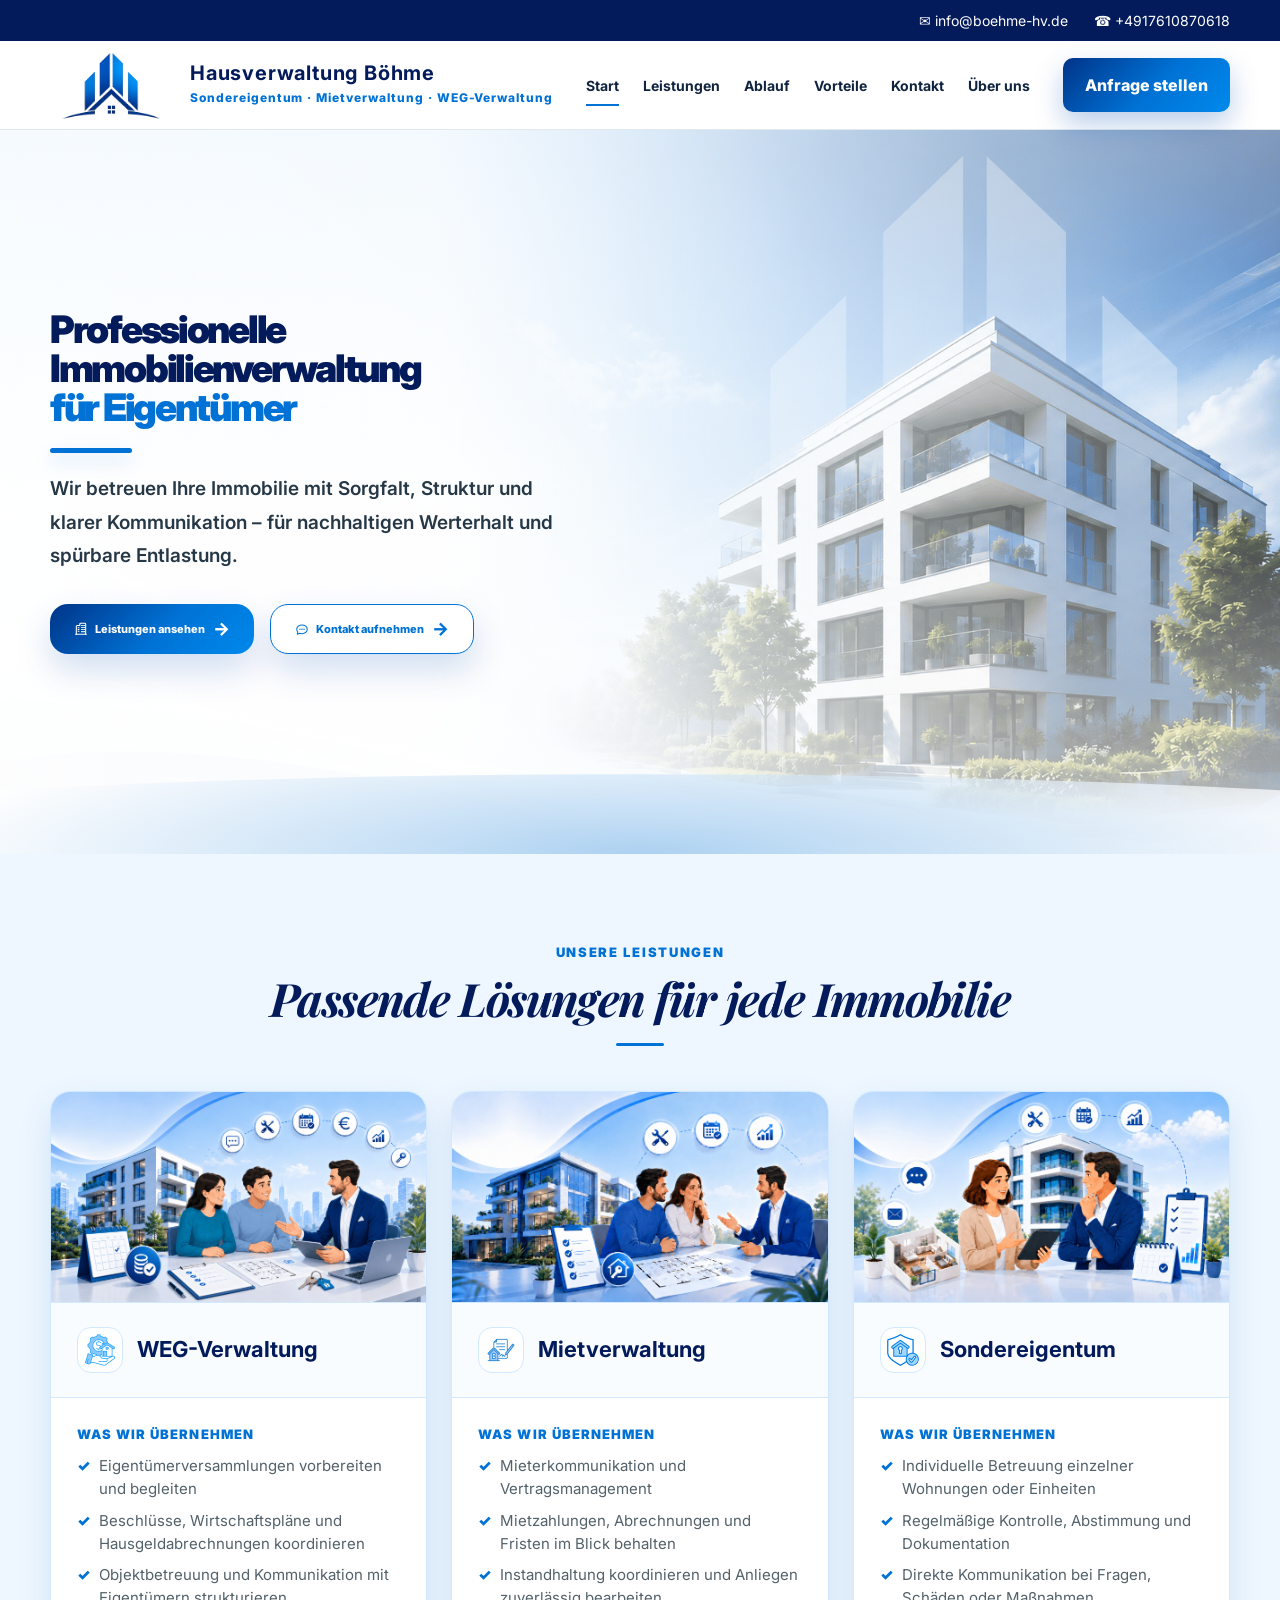
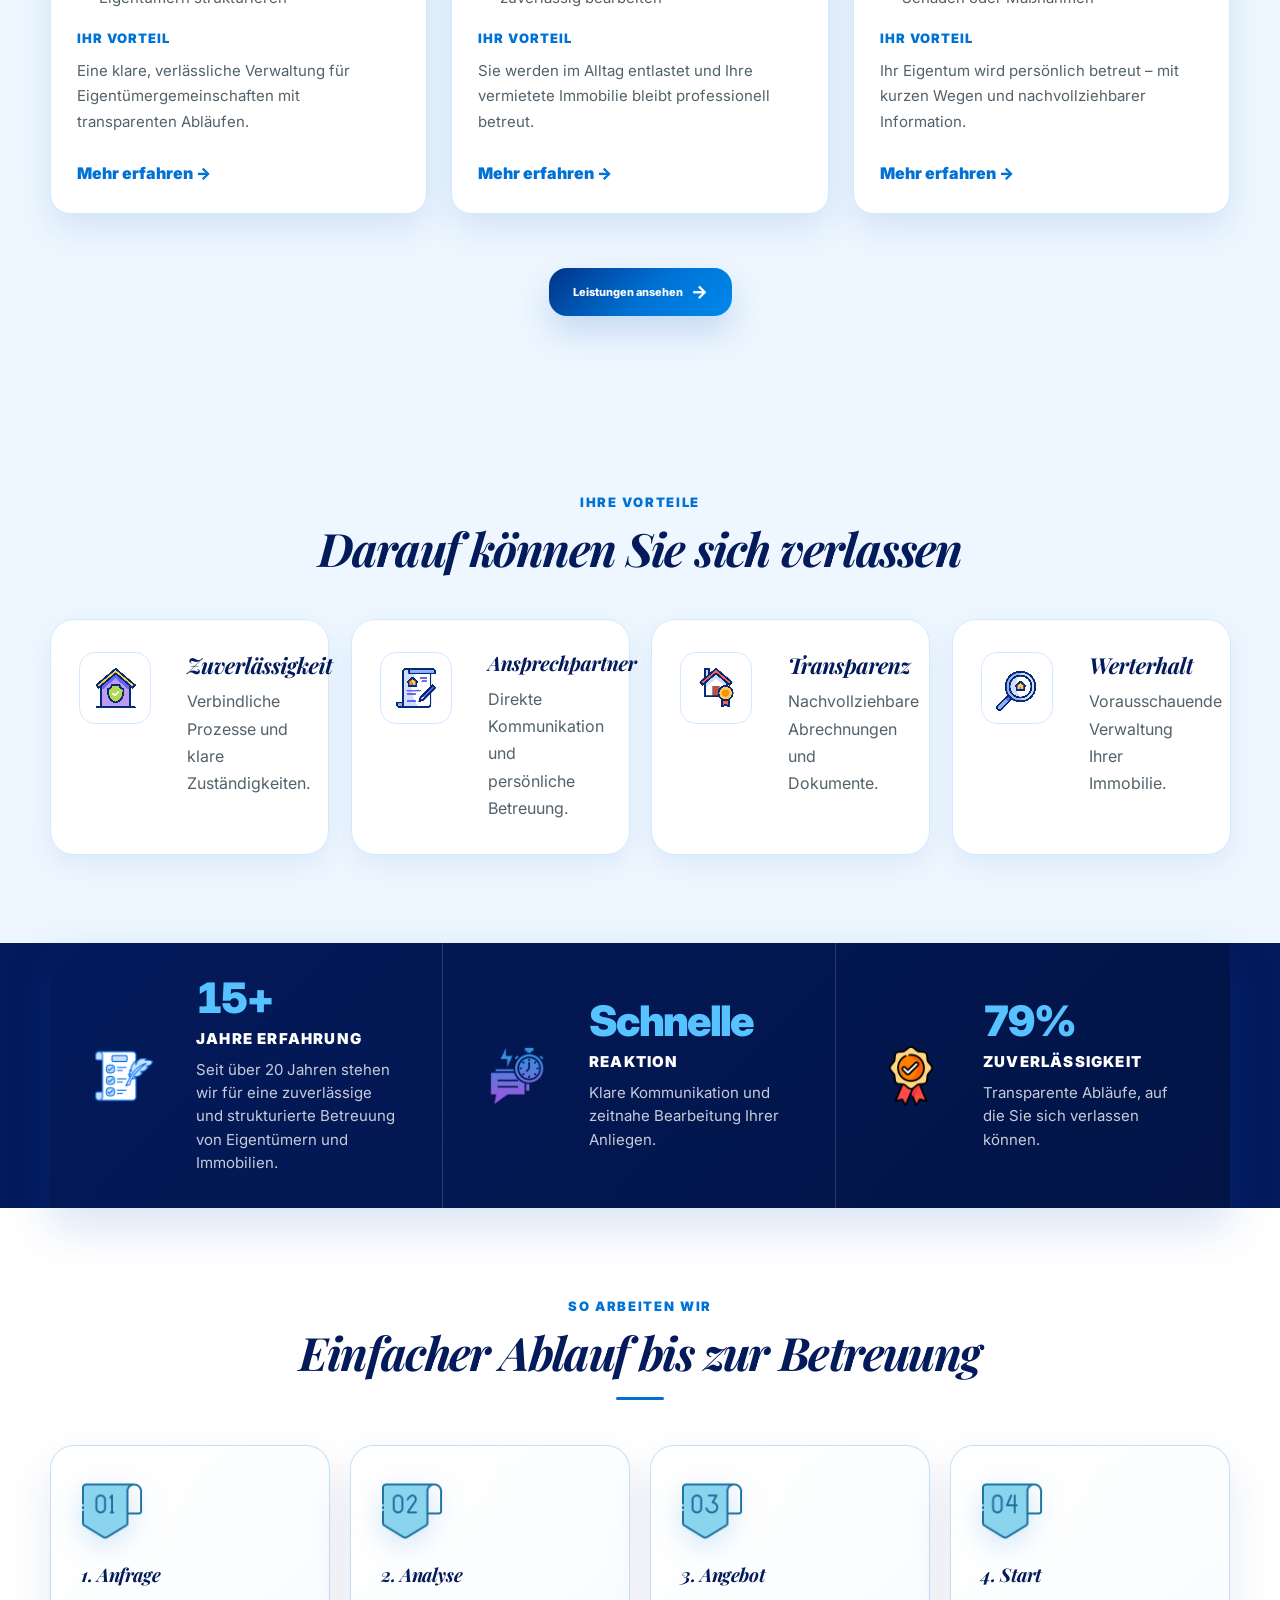
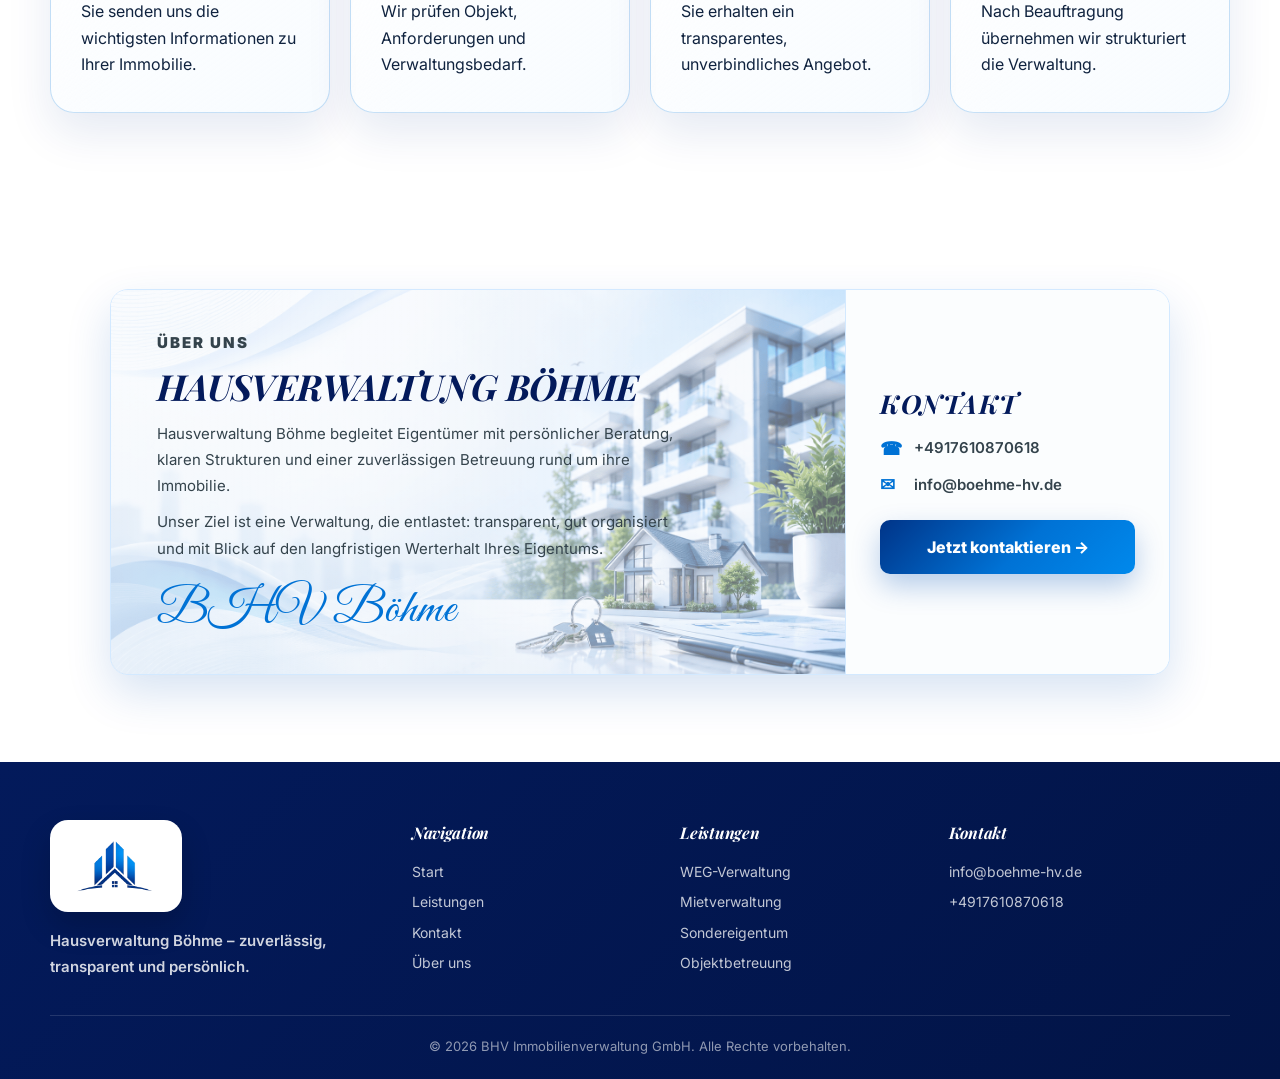
<file: index.html>
<!DOCTYPE html>
<html lang="de">
<head>
  <meta charset="UTF-8" />
  <meta name="viewport" content="width=device-width, initial-scale=1.0" />
  <title>BHV Immobilienverwaltung GmbH</title>
  <meta
    name="description"
    content="BHV Immobilienverwaltung GmbH – professionelle WEG-Verwaltung, Mietverwaltung und Sondereigentumsverwaltung."
  />

  <link rel="preconnect" href="https://fonts.googleapis.com" />
  <link rel="preconnect" href="https://fonts.gstatic.com" crossorigin />
  <link
    href="https://fonts.googleapis.com/css2?family=Great+Vibes&family=Inter:wght@400;500;600;700;800;900&family=Playfair+Display:ital,wght@1,600;1,700;1,800&display=swap"
    rel="stylesheet"
  />

  <style>
    :root {
      --hero-font: "Playfair Display", Georgia, serif;
      --blue: #0072d5;
      --blue-dark: #003488;
      --dark: #031a5b;
      --text: #10233f;
      --muted: #5d718b;
      --light: #eef7ff;
      --white: #ffffff;
      --border: #d3e9ff;
      --shadow: 0 18px 45px rgba(0, 80, 178, 0.16);
      --radius: 20px;
    }

    * {
      box-sizing: border-box;
      margin: 0;
      padding: 0;
    }

    html {
      scroll-behavior: smooth;
    }

    body {
      font-family: Inter, Arial, sans-serif;
      color: var(--text);
      background: var(--white);
      line-height: 1.65;
    }


    @keyframes pageFadeIn {
      from {
        opacity: 0.94;
        transform: translateY(4px);
      }
      to {
        opacity: 1;
        transform: translateY(0);
      }
    }

    body {
      animation: pageFadeIn 0.28s ease-out both;
    }

    .smooth-reveal {
      opacity: 0.96;
      transform: translateY(8px);
      transition: opacity 0.28s ease-out, transform 0.28s ease-out;
      will-change: opacity, transform;
    }

    .smooth-reveal.is-visible {
      opacity: 1;
      transform: translateY(0);
    }

    @media (prefers-reduced-motion: reduce) {
      *,
      *::before,
      *::after {
        animation-duration: 0.01ms !important;
        animation-iteration-count: 1 !important;
        scroll-behavior: auto !important;
        transition-duration: 0.01ms !important;
      }

      .smooth-reveal,
      .reveal-step {
        opacity: 1 !important;
        transform: none !important;
      }
    }

    a {
      color: inherit;
      text-decoration: none;
    }

    img {
      display: block;
      max-width: 100%;
    }

    .container {
      width: min(1180px, calc(100% - 36px));
      margin: auto;
    }

    .topbar {
      background: var(--dark);
      color: var(--white);
      font-size: 14px;
      padding: 9px 0;
    }

    .topbar .container {
      display: flex;
      justify-content: flex-end;
      gap: 26px;
      flex-wrap: wrap;
    }

    .topbar span {
      display: inline-flex;
      align-items: center;
      gap: 8px;
    }

    header {
      position: sticky;
      top: 0;
      z-index: 99;
      background: rgba(255, 255, 255, 0.95);
      backdrop-filter: blur(14px);
      border-bottom: 1px solid rgba(223, 231, 234, 0.9);
    }

    .navbar {
      height: 88px;
      display: flex;
      align-items: center;
      justify-content: space-between;
      gap: 24px;
    }

    .brand {
      display: flex;
      align-items: center;
      gap: 14px;
    }

    .brand img {
      width: 126px;
      height: auto;
    }

    .brand-text strong {
      display: block;
      color: var(--dark);
      font-size: 20px;
      line-height: 1;
      letter-spacing: 0.04em;
    }

    .brand-text small {
      display: block;
      margin-top: 5px;
      color: var(--blue);
      font-size: 12px;
      font-weight: 800;
      letter-spacing: 0.08em;
    }

    nav {
      display: flex;
      align-items: center;
      gap: 24px;
      font-size: 14px;
      font-weight: 700;
    }

    nav a {
      position: relative;
      padding: 31px 0;
    }

    nav a::after {
      content: "";
      position: absolute;
      left: 0;
      bottom: 22px;
      width: 0;
      height: 2px;
      background: var(--blue);
      transition: 0.25s;
    }

    nav a:hover::after,
    nav a.active::after {
      width: 100%;
    }

    .menu-btn {
      display: none;
      position: relative;
      width: 48px;
      height: 48px;
      flex: 0 0 48px;
      align-items: center;
      justify-content: center;
      border: 1px solid rgba(0, 114, 213, 0.18);
      border-radius: 14px;
      background: linear-gradient(145deg, rgba(255, 255, 255, 0.96), rgba(238, 247, 255, 0.82));
      color: var(--dark);
      cursor: pointer;
      box-shadow: 0 10px 24px rgba(0, 80, 178, 0.12);
      transition: transform 0.24s ease, box-shadow 0.24s ease, border-color 0.24s ease, background 0.24s ease;
    }

    .menu-btn:hover {
      transform: translateY(-1px);
      border-color: rgba(0, 114, 213, 0.34);
      box-shadow: 0 14px 30px rgba(0, 80, 178, 0.18);
    }

    .menu-btn span {
      position: absolute;
      width: 22px;
      height: 2px;
      border-radius: 999px;
      background: var(--dark);
      transition: transform 0.28s ease, opacity 0.22s ease, top 0.28s ease;
    }

    .menu-btn span:nth-child(1) {
      top: 16px;
    }

    .menu-btn span:nth-child(2) {
      top: 23px;
    }

    .menu-btn span:nth-child(3) {
      top: 30px;
    }

    .menu-btn.is-open span:nth-child(1) {
      top: 23px;
      transform: rotate(45deg);
    }

    .menu-btn.is-open span:nth-child(2) {
      opacity: 0;
      transform: scaleX(0);
    }

    .menu-btn.is-open span:nth-child(3) {
      top: 23px;
      transform: rotate(-45deg);
    }

    .btn {
      display: inline-flex;
      align-items: center;
      justify-content: center;
      border: 0;
      border-radius: 10px;
      padding: 14px 22px;
      font-weight: 800;
      cursor: pointer;
      transition: 0.25s;
    }

    .btn-primary {
      background: linear-gradient(135deg, #003488, #0072d5 55%, #0089ec);
      color: var(--white);
      box-shadow: 0 12px 28px rgba(0, 80, 178, 0.28);
    }

    .btn-primary:hover {
      transform: translateY(-2px);
    }

    .btn-outline {
      border: 1px solid var(--blue);
      background: var(--white);
      color: var(--blue);
    }

    .btn-outline:hover {
      background: var(--blue);
      color: var(--white);
    }

    .hero {
      position: relative;
      min-height: 690px;
      display: flex;
      align-items: center;
      overflow: hidden;
      background:
        radial-gradient(circle at 77% 24%, rgba(255, 255, 255, 0.18), transparent 32%),
        linear-gradient(
          90deg,
          rgba(255, 255, 255, 0.98) 0%,
          rgba(255, 255, 255, 0.94) 34%,
          rgba(239, 248, 255, 0.68) 54%,
          rgba(255, 255, 255, 0.18) 78%,
          rgba(255, 255, 255, 0.02) 100%
        ),
        url("assets/hero-bg.png") center right / cover no-repeat;
      isolation: isolate;
    }

    .hero::before {
      content: "";
      position: absolute;
      inset: 0;
      z-index: 0;
      background:
        linear-gradient(180deg, rgba(238, 247, 255, 0.52) 0%, rgba(255, 255, 255, 0.20) 52%, rgba(255, 255, 255, 0.72) 100%);
      pointer-events: none;
    }

    .hero::after {
      content: "";
      position: absolute;
      right: -8%;
      bottom: -1px;
      left: -8%;
      z-index: 0;
      height: 150px;
      background:
        radial-gradient(80% 140% at 50% 100%, rgba(0, 114, 213, 0.32), transparent 62%),
        linear-gradient(180deg, transparent 0%, rgba(255, 255, 255, 0.94) 74%);
      clip-path: ellipse(72% 54% at 50% 100%);
      pointer-events: none;
    }

    .hero-content {
      position: relative;
      z-index: 1;
      width: min(640px, 100%);
      padding: 92px 0 112px;
    }

    .hero h1 {
      max-width: 610px;
      margin-bottom: 22px;
      color: var(--dark);
      font-family: Inter, Arial, sans-serif;
      font-size: clamp(27px, 8.2vw, 38px);
      font-style: normal;
      font-weight: 900;
      line-height: 1.02;
      letter-spacing: -0.06em;
      text-wrap: balance;
    }

    .hero h1 span {
      display: block;
      color: var(--blue);
    }

    .section-head h2,
    .card h3,
    .benefit h3,
    .step h3,
    .request-text h2,
    .about-content h2,
    .about-contact h3,
    footer h4 {
      font-family: var(--hero-font);
      font-style: italic;
      font-weight: 700;
      letter-spacing: -0.02em;
    }

    .hero p {
      position: relative;
      max-width: 520px;
      margin-bottom: 32px;
      padding-top: 24px;
      color: #263846;
      font-size: 19px;
      font-weight: 600;
      line-height: 1.75;
    }

    .hero p::before {
      content: "";
      position: absolute;
      top: 0;
      left: 0;
      width: 82px;
      height: 5px;
      border-radius: 999px;
      background: var(--blue);
      box-shadow: 0 8px 18px rgba(0, 114, 213, 0.22);
    }

    .hero-actions {
      display: flex;
      gap: 16px;
      flex-wrap: wrap;
    }

    .hero-actions .btn {
      min-height: 42px;
      border-radius: 18px;
      padding: 15px 24px;
      font-size: 11px;
      box-shadow: 0 16px 34px rgba(0, 80, 178, 0.18);
    }



    .hero-actions .btn-icon {
      width: 14px;
      height: 14px;
      flex: 0 0 14px;
      margin-right: 7px;
      display: inline-flex;
      align-items: center;
      justify-content: center;
      color: currentColor;
    }

    .hero-actions .btn-icon svg {
      width: 14px;
      height: 14px;
      display: block;
      stroke: currentColor;
    }

    .hero-actions .btn-primary .btn-icon {
      color: #ffffff;
    }

    .hero-actions .btn-outline .btn-icon {
      color: var(--blue);
    }

    .hero-actions .btn-outline:hover .btn-icon {
      color: #ffffff;
    }

    .hero-actions .btn::after {
      content: "→";
      margin-left: 8px;
      font-size: 18px;
      line-height: 1;
      transition: transform 0.22s ease;
    }

    .hero-actions .btn:hover::after {
      transform: translateX(4px);
    }

    section {
      padding: 88px 0;
    }

    .section-head {
      margin-bottom: 44px;
      text-align: center;
    }

    .eyebrow {
      margin-bottom: 9px;
      color: var(--blue);
      font-size: 13px;
      font-weight: 900;
      letter-spacing: 0.13em;
      text-transform: uppercase;
    }

    .section-head h2 {
      color: var(--dark);
      font-size: clamp(30px, 4vw, 46px);
      line-height: 1.15;
      letter-spacing: -0.035em;
    }

    .line {
      width: 48px;
      height: 3px;
      margin: 18px auto 0;
      border-radius: 10px;
      background: var(--blue);
    }

    .services-cta {
      margin-top: 54px;
      text-align: center;
    }

    .services-cta .services-head-action {
      border-radius: 18px;
      padding: 15px 24px;
      font-size: 11px;
      box-shadow: 0 16px 34px rgba(0, 80, 178, 0.18);
    }

    .services-cta .services-head-action::after {
      content: "→";
      margin-left: 8px;
      font-size: 18px;
      line-height: 1;
      transition: transform 0.22s ease;
    }

    .services-cta .services-head-action:hover::after {
      transform: translateX(4px);
    }

    .services {
      background: var(--light);
    }

    .cards {
      display: grid;
      grid-template-columns: repeat(3, 1fr);
      gap: 26px;
    }

    .card {
      padding: 34px;
      border: 1px solid var(--border);
      border-radius: var(--radius);
      background: var(--white);
      box-shadow: var(--shadow);
      transition: 0.25s;
    }

    .card:hover {
      transform: translateY(-8px);
    }

    .service-thumb {
      width: 100%;
      height: 210px;
      object-fit: cover;
      object-position: center;
      margin-bottom: 22px;
      border: 1px solid var(--border);
      border-radius: 16px;
      background: var(--light);
    }

    .service-thumb-link {
      display: block;
      overflow: hidden;
      margin-bottom: 22px;
      border-radius: 16px;
    }

    .service-thumb-link .service-thumb {
      margin-bottom: 0;
      transition: transform 0.32s ease, filter 0.32s ease;
    }

    .service-thumb-link:hover .service-thumb {
      transform: scale(1.055);
      filter: brightness(1.04);
    }

    .card h3 {
      margin-bottom: 10px;
      color: var(--dark);
      font-size: 22px;
    }


    .service-title {
      display: flex;
      align-items: center;
      gap: 10px;
    }

    .service-mini-icon {
      width: 34px;
      height: 34px;
      object-fit: contain;
      flex: 0 0 34px;
      padding: 4px;
      border-radius: 50%;
      background: var(--light);
      border: 1px solid var(--border);
      box-shadow: 0 4px 12px rgba(0, 80, 178, 0.08);
    }


    .service-tables {
      display: grid;
      grid-template-columns: repeat(3, 1fr);
      gap: 24px;
    }

    .service-table {
      display: flex;
      flex-direction: column;
      height: 100%;
      overflow: hidden;
      border: 1px solid var(--border);
      border-radius: var(--radius);
      background: var(--white);
      box-shadow: 0 14px 34px rgba(0, 80, 178, 0.12);
      transition: transform 0.25s ease, box-shadow 0.25s ease;
    }

    .service-table:hover {
      transform: translateY(-6px);
      box-shadow: 0 18px 42px rgba(0, 80, 178, 0.18);
    }



    .service-table-image-link {
      display: block;
      overflow: hidden;
      border-bottom: 1px solid var(--border);
      background: var(--light);
    }

    .service-table-large-image {
      width: 100%;
      height: 210px;
      object-fit: cover;
      object-position: center;
      transition: transform 0.32s ease, filter 0.32s ease;
    }

    .service-table-image-link:hover .service-table-large-image {
      transform: scale(1.055);
      filter: brightness(1.04);
    }

    .service-table-head {
      display: flex;
      align-items: center;
      gap: 14px;
      padding: 24px 26px;
      border-bottom: 1px solid var(--border);
      background: #f8fcff;
    }

    .service-table-head img {
      width: 46px;
      height: 46px;
      object-fit: contain;
      padding: 6px;
      border-radius: 14px;
      background: var(--white);
      border: 1px solid var(--border);
    }

    .service-table-head h3 {
      margin: 0;
      color: var(--dark);
      font-size: 22px;
      line-height: 1.18;
    }

    .service-table-body {
      display: grid;
      gap: 18px;
      padding: 26px;
    }

    .service-table-block strong {
      display: block;
      margin-bottom: 9px;
      color: var(--blue);
      font-size: 13px;
      font-weight: 900;
      letter-spacing: 0.08em;
      text-transform: uppercase;
    }

    .service-table-block p {
      margin: 0;
      color: #53616a;
      font-size: 15px;
      line-height: 1.7;
    }

    .service-table-list {
      display: grid;
      gap: 8px;
      margin: 0;
      padding: 0;
      list-style: none;
    }

    .service-table-list li {
      position: relative;
      padding-left: 22px;
      color: #53616a;
      font-size: 15px;
      line-height: 1.55;
    }

    .service-table-list li::before {
      content: "✓";
      position: absolute;
      left: 0;
      top: 0;
      color: var(--blue);
      font-weight: 900;
    }

    .service-table .more {
      margin-top: auto;
      padding: 0 26px 26px;
    }
      box-shadow: 0 6px 14px rgba(0, 80, 178, 0.12);
      flex: 0 0 34px;
    }

    .card p {
      margin-bottom: 18px;
      color: #53616a;
    }

    .more {
      color: var(--blue);
      font-weight: 900;
    }

    .process-grid {
      display: grid;
      grid-template-columns: repeat(4, 1fr);
      gap: 20px;
    }

    .step {
      position: relative;
      overflow: hidden;
      padding: 34px 30px;
      border: 1px solid rgba(0, 114, 213, 0.22);
      border-radius: 24px;
      background:
        linear-gradient(145deg, rgba(255, 255, 255, 0.72), rgba(238, 247, 255, 0.42));
      box-shadow:
        0 20px 45px rgba(0, 52, 136, 0.10),
        inset 0 1px 0 rgba(255, 255, 255, 0.95);
      backdrop-filter: blur(14px);
      -webkit-backdrop-filter: blur(14px);
      transition: transform 0.28s ease, box-shadow 0.28s ease, border-color 0.28s ease;
    }

    .step::before {
      content: "";
      position: absolute;
      inset: 0;
      background:
        radial-gradient(circle at 18% 12%, rgba(255, 255, 255, 0.85), transparent 34%),
        linear-gradient(120deg, rgba(255, 255, 255, 0.55), transparent 46%);
      pointer-events: none;
    }

    .step::after {
      content: "";
      position: absolute;
      inset: -1px;
      border-radius: inherit;
      border: 1px solid rgba(86, 194, 255, 0.18);
      box-shadow:
        0 0 12px rgba(0, 114, 213, 0.10),
        0 0 24px rgba(86, 194, 255, 0.06);
      opacity: 0.9;
      pointer-events: none;
    }

    .step:hover {
      transform: translateY(-8px);
      border-color: rgba(0, 114, 213, 0.38);
      box-shadow:
        0 26px 58px rgba(0, 52, 136, 0.16),
        0 0 18px rgba(0, 114, 213, 0.12),
        inset 0 1px 0 rgba(255, 255, 255, 1);
    }

    .step:hover::after {
      border-color: rgba(86, 194, 255, 0.28);
      box-shadow:
        0 0 16px rgba(0, 114, 213, 0.16),
        0 0 32px rgba(86, 194, 255, 0.10);
    }

    .step-icon,
    .step h3,
    .step p {
      position: relative;
      z-index: 1;
    }

    .step-icon {
      width: 62px;
      height: 62px;
      object-fit: contain;
      display: block;
      margin-bottom: 18px;
      filter: drop-shadow(0 8px 14px rgba(0, 114, 213, 0.18));
    }

    .step h3 {
      margin-bottom: 8px;
      color: var(--dark);
    }


    .reveal-step {
      opacity: 0;
      transform: translateY(10px);
      transition: opacity 0.45s ease-out, transform 0.45s ease-out;
    }

    .reveal-step.is-visible {
      opacity: 1;
      transform: translateY(0);
    }

    .reveal-step:nth-child(2) {
      transition-delay: 0.08s;
    }

    .reveal-step:nth-child(3) {
      transition-delay: 0.16s;
    }

    .reveal-step:nth-child(4) {
      transition-delay: 0.24s;
    }

    .benefits {
      background: var(--light);
    }

    .benefit-grid {
      display: grid;
      grid-template-columns: repeat(4, minmax(0, 1fr));
      gap: 22px;
    }

    .benefit {
      display: grid;
      grid-template-columns: 86px 1fr;
      gap: 22px;
      align-items: start;
      min-height: 220px;
      padding: 32px 28px;
      background: var(--white);
      text-align: left;
      border: 1px solid var(--border);
      border-radius: 24px;
      box-shadow: 0 10px 26px rgba(0, 80, 178, 0.08);
      transition: transform 0.25s ease, box-shadow 0.25s ease;
    }

    .benefit:hover {
      transform: translateY(-6px);
      box-shadow: 0 14px 34px rgba(0, 80, 178, 0.13);
    }

    .benefit-thumb {
      width: 72px;
      height: 72px;
      display: block;
      object-fit: contain;
      object-position: center;
      margin: 0;
      padding: 7px;
      border-radius: 16px;
      background: #ffffff;
      border: 1px solid var(--border);
      filter: none;
      opacity: 1;
      transform: none;
      backface-visibility: hidden;
    }

    .benefit-text {
      flex: 1;
      min-width: 0;
    }

    .benefit h3 {
      margin-bottom: 10px;
      color: var(--dark);
      font-size: 22px;
      line-height: 1.2;
      word-break: normal;
      overflow-wrap: normal;
      hyphens: none;
      -webkit-font-smoothing: antialiased;
      text-rendering: geometricPrecision;
    }



    .benefit h3.small-title {
      font-size: 20px;
      letter-spacing: -0.02em;
    }

    .benefit p {
      color: #53616a;
      font-size: 16px;
      line-height: 1.7;
      word-break: normal;
      overflow-wrap: normal;
      hyphens: none;
      -webkit-font-smoothing: antialiased;
    }


    .trust-strip {
      background: var(--dark);
      padding: 0;
    }

    .trust-strip-box {
      display: grid;
      grid-template-columns: repeat(3, 1fr);
      border-radius: 0;
      overflow: hidden;
      background: linear-gradient(135deg, var(--dark), #021446);
      color: var(--white);
      box-shadow: var(--shadow);
    }

    .trust-item {
      display: grid;
      grid-template-columns: 78px 1fr;
      gap: 24px;
      align-items: center;
      min-height: 150px;
      padding: 34px 44px;
      border-right: 1px solid rgba(255, 255, 255, 0.16);
    }

    .trust-item:last-child {
      border-right: 0;
    }

    .trust-icon {
      width: 60px;
      height: 60px;
      object-fit: contain;
    }

    .trust-number {
      display: block;
      color: #56c2ff;
      font-size: 42px;
      line-height: 1;
      font-weight: 900;
      letter-spacing: -0.04em;
      margin-bottom: 8px;
    }



    .count-up {
      font-variant-numeric: tabular-nums;
    }

    .trust-title {
      display: block;
      color: var(--white);
      font-size: 15px;
      font-weight: 900;
      letter-spacing: 0.08em;
      text-transform: uppercase;
      margin-bottom: 6px;
    }

    .trust-item p {
      color: rgba(255, 255, 255, 0.78);
      font-size: 15px;
      line-height: 1.55;
    }

    .request {
      background: linear-gradient(135deg, #ffffff 0%, #eaf6ff 100%);
    }

    .request-grid {
      display: grid;
      grid-template-columns: 0.9fr 1.3fr;
      gap: 48px;
      align-items: start;
    }

    .request-text h2 {
      margin-bottom: 18px;
      color: var(--dark);
      font-size: clamp(31px, 4vw, 46px);
      line-height: 1.12;
    }

    .contact-list {
      display: grid;
      gap: 14px;
      margin-top: 24px;
    }

    .contact-list div {
      display: flex;
      gap: 12px;
    }

    form {
      padding: 30px;
      border: 1px solid var(--border);
      border-radius: var(--radius);
      background: var(--white);
      box-shadow: var(--shadow);
    }

    .form-grid {
      display: grid;
      grid-template-columns: 1fr 1fr;
      gap: 18px;
    }

    label {
      display: block;
      margin-bottom: 7px;
      color: #34434c;
      font-size: 14px;
      font-weight: 800;
    }

    input,
    textarea,
    select {
      width: 100%;
      border: 1px solid #d4e0e4;
      border-radius: 9px;
      padding: 13px 14px;
      font-family: inherit;
      font-size: 15px;
      outline: none;
    }

    input:focus,
    textarea:focus,
    select:focus {
      border-color: var(--blue);
      box-shadow: 0 0 0 4px rgba(0, 114, 213, 0.14);
    }

    textarea {
      min-height: 120px;
      resize: vertical;
    }

    .full {
      grid-column: 1 / -1;
    }

    form .btn {
      width: 100%;
      margin-top: 18px;
      font-size: 16px;
    }

    .about-panel {
      display: grid;
      grid-template-columns: 1.7fr 0.75fr;
      max-width: 1060px;
      margin: 0 auto;
      overflow: hidden;
      border: 1px solid var(--border);
      border-radius: 18px;
      background: var(--white);
      box-shadow: var(--shadow);
    }

    .about-image-side {
      min-height: 340px;
      display: flex;
      align-items: center;
      position: relative;
      padding: 40px 46px;
      background:
        linear-gradient(90deg, rgba(255,255,255,0.74), rgba(255,255,255,0.38)),
        url("assets/Überuns.png") center / cover no-repeat;
    }

    .about-image-side::after {
      content: "";
      position: absolute;
      inset: 0;
      background: rgba(0, 114, 213, 0.02);
      pointer-events: none;
    }

    .about-content {
      max-width: 620px;
      position: relative;
      z-index: 1;
    }

    .about-content h2 {
      margin-bottom: 14px;
      color: var(--dark);
      font-size: clamp(26px, 3vw, 36px);
      line-height: 1.12;
      letter-spacing: -0.025em;
      text-transform: uppercase;
    }

    .about-content p {
      max-width: 520px;
      margin-bottom: 10px;
      color: #34434c;
      font-size: 15px;
      line-height: 1.75;
    }

    .about-signature {
      display: inline-block;
      margin-top: 14px;
      color: var(--blue);
      font-family: "Great Vibes", cursive;
      font-size: 48px;
      font-weight: 400;
      line-height: 1;
      letter-spacing: 0.02em;
      text-transform: none;
    }

    .about-contact {
      display: flex;
      flex-direction: column;
      justify-content: center;
      padding: 38px 34px;
      border-left: 1px solid var(--border);
      background: #fbfdfe;
    }

    .about-contact h3 {
      margin-bottom: 18px;
      color: var(--dark);
      font-size: 26px;
      line-height: 1.1;
      letter-spacing: 0.06em;
      text-transform: uppercase;
    }

    .about-contact-list {
      display: grid;
      gap: 12px;
      margin-bottom: 22px;
      color: #34434c;
      font-size: 15px;
      font-weight: 600;
    }

    .about-contact-list a,
    .about-contact-list span {
      display: flex;
      align-items: center;
      gap: 12px;
    }

    .about-contact-list b {
      width: 22px;
      color: var(--blue);
      font-size: 18px;
      line-height: 1;
    }

    footer {
      padding: 58px 0 22px;
      background: linear-gradient(135deg, var(--dark), #021446);
      color: var(--white);
    }

    .footer-grid {
      display: grid;
      grid-template-columns: 1.4fr 1fr 1fr 1.2fr;
      gap: 34px;
      margin-bottom: 34px;
    }

    .footer-brand {
      max-width: 310px;
    }

    .footer-logo-box {
      display: inline-flex;
      align-items: center;
      justify-content: center;
      width: 132px;
      height: 92px;
      margin-bottom: 16px;
      border-radius: 18px;
      background: var(--white);
      box-shadow: 0 14px 30px rgba(0, 0, 0, 0.18);
    }

    .footer-logo-box img {
      width: 96px;
      height: auto;
      margin: 0;
      padding: 0;
      border-radius: 0;
      background: transparent;
    }

    .footer-brand p {
      max-width: 300px;
      color: rgba(255, 255, 255, 0.82);
      font-size: 15px;
      font-weight: 600;
      line-height: 1.75;
    }

    footer h4 {
      margin-bottom: 14px;
    }

    footer p,
    footer a,
    footer li {
      color: rgba(255, 255, 255, 0.76);
      font-size: 14px;
    }

    footer ul {
      display: grid;
      gap: 7px;
      list-style: none;
    }

    .copyright {
      padding-top: 20px;
      border-top: 1px solid rgba(255, 255, 255, 0.13);
      color: rgba(255, 255, 255, 0.56);
      font-size: 13px;
      text-align: center;
    }

    @media (max-width: 980px) {
      .topbar .container {
        justify-content: center;
      }

      .menu-btn {
        display: inline-flex;
      }

      nav {
        position: absolute;
        top: 90px;
        left: 18px;
        right: 18px;
        display: flex;
        flex-direction: column;
        align-items: stretch;
        gap: 0;
        max-height: 0;
        padding: 0 12px;
        overflow: hidden;
        border: 1px solid rgba(0, 114, 213, 0.14);
        border-radius: 18px;
        background: rgba(255, 255, 255, 0.98);
        box-shadow: 0 18px 45px rgba(0, 80, 178, 0.16);
        opacity: 0;
        transform: translateY(-10px) scale(0.98);
        pointer-events: none;
        transition: max-height 0.36s ease, padding 0.28s ease, opacity 0.25s ease, transform 0.28s ease;
      }

      nav.open {
        max-height: 420px;
        padding: 12px;
        opacity: 1;
        transform: translateY(0) scale(1);
        pointer-events: auto;
      }

      nav a {
        padding: 13px 14px;
        border-radius: 12px;
        transition: background 0.22s ease, color 0.22s ease, transform 0.22s ease;
      }

      nav a:hover {
        background: var(--light);
        color: var(--blue);
        transform: translateX(3px);
      }

      nav a::after {
        display: none;
      }

      .navbar > .btn {
        display: none;
      }

      .cards,
      .service-tables,
      .process-grid,
      .trust-strip-box {
        grid-template-columns: 1fr;
      }

      .trust-item {
        border-right: 0;
        border-bottom: 1px solid rgba(255, 255, 255, 0.16);
      }

      .trust-item:last-child {
        border-bottom: 0;
      }

      .benefit-grid {
        grid-template-columns: 1fr 1fr;
      }


      .request-grid,
      .footer-grid {
        grid-template-columns: 1fr;
      }

      .hero {
        background-position: center;
      }

      .about-panel {
        grid-template-columns: 1fr;
      }

      .about-contact {
        border-left: 0;
        border-top: 1px solid var(--border);
      }

      .brand img {
        width: 118px;
      }
    }

    @media (max-width: 620px) {
      .hero {
        min-height: calc(100svh - 84px);
        align-items: stretch;
        background:
          linear-gradient(90deg, rgba(255, 255, 255, 0.93) 0%, rgba(255, 255, 255, 0.72) 38%, rgba(255, 255, 255, 0.20) 68%, rgba(255, 255, 255, 0.02) 100%),
          linear-gradient(180deg, rgba(238, 247, 255, 0.08) 0%, rgba(255, 255, 255, 0.14) 68%, rgba(255, 255, 255, 0.46) 100%),
          url("assets/hero-mo.png") 78% center / auto 100% no-repeat;
      }
      .topbar {
        display: none;
      }

      .navbar {
        height: 84px;
      }

      .navbar {
        gap: 8px;
      }

      .brand {
        flex: 1 1 auto;
        min-width: 0;
        gap: 8px;
      }

      .brand img {
        flex: 0 0 auto;
        width: clamp(58px, 18vw, 76px);
      }

      .brand-text {
        display: block;
        flex: 1 1 auto;
        min-width: 0;
        max-width: calc(100vw - 118px);
        overflow: visible;
      }

      .brand-text strong {
        display: block;
        font-size: clamp(11px, 3.25vw, 14px);
        line-height: 1.08;
        letter-spacing: 0.01em;
        white-space: nowrap;
        overflow: visible;
        text-overflow: clip;
      }

      .brand-text small {
        display: block;
        margin-top: 3px;
        color: var(--blue);
        font-size: clamp(6px, 1.85vw, 8px);
        line-height: 1;
        letter-spacing: 0;
        white-space: nowrap;
        overflow: visible;
        text-overflow: clip;
      }

      .menu-btn {
        width: 44px;
        height: 44px;
        flex: 0 0 44px;
        border-radius: 13px;
      }

      .menu-btn span:nth-child(1) {
        top: 14px;
      }

      .menu-btn span:nth-child(2) {
        top: 21px;
      }

      .menu-btn span:nth-child(3) {
        top: 28px;
      }

      .menu-btn.is-open span:nth-child(1),
      .menu-btn.is-open span:nth-child(3) {
        top: 21px;
      }

      .container {
        width: min(100% - 26px, 1180px);
      }

      .hero {
        min-height: calc(100svh - 84px);
        align-items: stretch;
        background: url("assets/hero-mo.png") center right / auto 108% no-repeat;
      }

      .hero::before {
        background: transparent;
      }

      .hero::after {
        right: -24%;
        left: -24%;
        height: 104px;
        background:
          linear-gradient(180deg, transparent 0%, rgba(255, 255, 255, 0.58) 68%),
          radial-gradient(70% 110% at 50% 100%, rgba(0, 114, 213, 0.24), transparent 72%);
        clip-path: ellipse(72% 42% at 50% 100%);
      }

      .hero .container {
        display: flex;
        align-items: center;
        justify-content: flex-start;
        min-height: calc(100svh - 84px);
      }

      .hero-content {
        width: 100%;
        max-width: 300px;
        margin: 0;
        padding: 54px 0 90px;
        text-align: left;
      }

      .hero h1 {
        max-width: 255px;
        margin: 0 0 20px;
        font-size: clamp(27px, 8.2vw, 38px);
        line-height: 1.02;
        letter-spacing: -0.065em;
        text-shadow: 0 4px 18px rgba(255, 255, 255, 0.98);
      }

      .hero h1 span {
        margin-top: 2px;
      }

      .hero p {
        max-width: 230px;
        margin: 0 0 30px;
        padding-top: 22px;
        color: #263846;
        font-size: clamp(11px, 3.25vw, 14px);
        line-height: 1.55;
        font-weight: 650;
        text-shadow: 0 2px 14px rgba(255, 255, 255, 0.96);
      }

      .hero p::before {
        width: 72px;
        height: 4px;
      }

      .hero-actions {
        display: grid;
        grid-template-columns: 1fr;
        justify-content: stretch;
        gap: 14px;
        max-width: 235px;
      }

      .hero-actions .btn {
        width: 100%;
        min-width: 0;
        min-height: 42px;
        justify-content: space-between;
        border-radius: 18px;
        padding: 10px 14px;
        font-size: 11px;
      }

      .hero-actions .btn-outline {
        min-width: 0;
        background: rgba(255, 255, 255, 0.88);
        backdrop-filter: blur(10px);
      }

      .cards,
      .service-tables,
      .process-grid,
      .form-grid {
        grid-template-columns: 1fr;
      }

      .benefit-grid {
        grid-template-columns: 1fr;
      }

      .benefit {
        grid-template-columns: 78px 1fr;
        min-height: auto;
        padding: 26px 22px;
      }

      .benefit-thumb {
        width: 66px;
        height: 66px;
        padding: 6px;
      }

      .benefit:last-child {
        border-bottom: 0;
      }


      section {
        padding: 64px 0;
      }

      .about-image-side {
        min-height: auto;
        padding: 42px 24px;
      }

      .about-contact {
        padding: 34px 24px;
      }

      .about-contact .btn {
        width: 100%;
      }

      form {
        padding: 22px;
      }

      .trust-item {
        grid-template-columns: 58px 1fr;
        gap: 18px;
        padding: 28px 22px;
      }

      .trust-icon {
        width: 48px;
        height: 48px;
      }

      .trust-number {
        font-size: 34px;
      }

      /* Final mobile hero correction: image proportion fixed, text stays readable on the left */
      .hero {
        background:
          linear-gradient(90deg, rgba(255, 255, 255, 0.93) 0%, rgba(255, 255, 255, 0.72) 38%, rgba(255, 255, 255, 0.20) 68%, rgba(255, 255, 255, 0.02) 100%),
          linear-gradient(180deg, rgba(238, 247, 255, 0.08) 0%, rgba(255, 255, 255, 0.14) 68%, rgba(255, 255, 255, 0.46) 100%),
          url("assets/hero-mo.png") 78% center / auto 100% no-repeat;
      }

      .hero::before {
        background: linear-gradient(180deg, rgba(255,255,255,0.04) 0%, rgba(255,255,255,0.26) 100%);
      }

      .hero-content {
        max-width: 300px;
      }

      .hero h1 {
        max-width: 255px;
        font-size: clamp(27px, 8.2vw, 38px);
      }

      .hero p {
        max-width: 230px;
      }

      .hero-actions {
        max-width: 235px;
      }

      /* Mobile hero: smaller left-aligned text like the reference screenshot */
      .hero-content {
        max-width: 300px;
      }

      .hero h1 {
        max-width: 255px;
        font-size: clamp(27px, 8.2vw, 38px);
        line-height: 1.02;
      }

      .hero p {
        max-width: 230px;
        font-size: clamp(11px, 3.25vw, 14px);
        line-height: 1.55;
      }

      .hero-actions {
        max-width: 235px;
      }

      .hero-actions .btn {
        min-height: 42px;
        padding: 10px 14px;
        font-size: 11px;
        border-radius: 12px;
      }

      .hero-actions .btn-icon,
      .hero-actions .btn-icon svg {
        width: 14px;
        height: 14px;
      }

      .hero-actions .btn-icon {
        flex-basis: 14px;
        margin-right: 7px;
      }

      .hero-actions .btn::after {
        margin-left: 8px;
        font-size: 18px;
      }
    }
  </style>
</head>

<body>
  <div class="topbar">
    <div class="container">
      <span>✉ info@boehme-hv.de</span>
      <span>☎ +4917610870618</span>
    </div>
  </div>

  <header>
    <div class="container navbar">
      <a class="brand" href="#start" aria-label="Hausverwaltung Böhme">
        <img src="assets/logo.png" alt="Hausverwaltung Böhme Logo" />
        <span class="brand-text">
          <strong>Hausverwaltung Böhme</strong>
          <small>Sondereigentum · Mietverwaltung · WEG-Verwaltung</small>
        </span>
      </a>

      <nav id="menu">
        <a class="active" href="#start">Start</a>
        <a href="leistungen.html">Leistungen</a>
        <a href="#ablauf">Ablauf</a>
        <a href="#vorteile">Vorteile</a>
        <a href="kontakt.html">Kontakt</a>
        <a href="#ueber-uns">Über uns</a>
      </nav>

      <a href="kontakt.html" class="btn btn-primary">Anfrage stellen</a>

      <button
        class="menu-btn"
        id="menuToggle"
        type="button"
        aria-label="Menü öffnen"
        aria-controls="menu"
        aria-expanded="false"
      >
        <span></span>
        <span></span>
        <span></span>
      </button>
    </div>
  </header>

  <main>
    <section class="hero" id="start">
      <div class="container">
        <div class="hero-content">
          <h1>
            Professionelle Immobilienverwaltung
            <span>für Eigentümer</span>
          </h1>

          <p>
            Wir betreuen Ihre Immobilie mit Sorgfalt, Struktur und klarer
            Kommunikation – für nachhaltigen Werterhalt und spürbare Entlastung.
          </p>

          <div class="hero-actions">
            <a class="btn btn-primary" href="leistungen.html">
              <span class="btn-icon" aria-hidden="true">
                <svg viewBox="0 0 24 24" fill="none" xmlns="http://www.w3.org/2000/svg">
                  <path d="M4 21V7.5C4 6.67 4.67 6 5.5 6H10V3.5C10 2.67 10.67 2 11.5 2H18.5C19.33 2 20 2.67 20 3.5V21" stroke-width="1.8" stroke-linecap="round" stroke-linejoin="round"/>
                  <path d="M2.75 21H21.25" stroke-width="1.8" stroke-linecap="round"/>
                  <path d="M7 10H8.5M7 13H8.5M7 16H8.5M13 6H14.5M16.5 6H18M13 9.5H14.5M16.5 9.5H18M13 13H14.5M16.5 13H18M13 16.5H14.5M16.5 16.5H18" stroke-width="1.8" stroke-linecap="round"/>
                </svg>
              </span>
              Leistungen ansehen
            </a>
            <a class="btn btn-outline" href="kontakt.html">
              <span class="btn-icon" aria-hidden="true">
                <svg viewBox="0 0 24 24" fill="none" xmlns="http://www.w3.org/2000/svg">
                  <path d="M12 20C16.97 20 21 16.64 21 12.5C21 8.36 16.97 5 12 5C7.03 5 3 8.36 3 12.5C3 14.14 3.63 15.65 4.7 16.88L4 21L8.13 19.38C9.3 19.78 10.61 20 12 20Z" stroke-width="1.8" stroke-linecap="round" stroke-linejoin="round"/>
                  <path d="M8.5 12.5H8.51M12 12.5H12.01M15.5 12.5H15.51" stroke-width="2.4" stroke-linecap="round"/>
                </svg>
              </span>
              Kontakt aufnehmen
            </a>
          </div>
        </div>
      </div>
    </section>

    <section class="services" id="leistungen">
      <div class="container">
        <div class="section-head">
          <p class="eyebrow">Unsere Leistungen</p>
          <h2>Passende Lösungen für jede Immobilie</h2>
          <div class="line"></div>
        </div>

        <div class="service-tables">
          <article class="service-table">
            <a class="service-table-image-link" href="leistungen.html#weg" aria-label="Mehr zur WEG-Verwaltung">
              <img class="service-table-large-image" src="assets/weg.png" alt="WEG-Verwaltung" />
            </a>
            <div class="service-table-head">
              <img src="assets/WEG-Verwaltungsmei.png" alt="" />
              <h3>WEG-Verwaltung</h3>
            </div>

            <div class="service-table-body">
              <div class="service-table-block">
                <strong>Was wir übernehmen</strong>
                <ul class="service-table-list">
                  <li>Eigentümerversammlungen vorbereiten und begleiten</li>
                  <li>Beschlüsse, Wirtschaftspläne und Hausgeldabrechnungen koordinieren</li>
                  <li>Objektbetreuung und Kommunikation mit Eigentümern strukturieren</li>
                </ul>
              </div>

              <div class="service-table-block">
                <strong>Ihr Vorteil</strong>
                <p>Eine klare, verlässliche Verwaltung für Eigentümergemeinschaften mit transparenten Abläufen.</p>
              </div>
            </div>

            <a class="more" href="leistungen.html#weg">Mehr erfahren →</a>
          </article>

          <article class="service-table">
            <a class="service-table-image-link" href="leistungen.html#mietverwaltung" aria-label="Mehr zur Mietverwaltung">
              <img class="service-table-large-image" src="assets/mietverwaltung.png" alt="Mietverwaltung" />
            </a>
            <div class="service-table-head">
              <img src="assets/Mietverwaltungsmei.png" alt="" />
              <h3>Mietverwaltung</h3>
            </div>

            <div class="service-table-body">
              <div class="service-table-block">
                <strong>Was wir übernehmen</strong>
                <ul class="service-table-list">
                  <li>Mieterkommunikation und Vertragsmanagement</li>
                  <li>Mietzahlungen, Abrechnungen und Fristen im Blick behalten</li>
                  <li>Instandhaltung koordinieren und Anliegen zuverlässig bearbeiten</li>
                </ul>
              </div>

              <div class="service-table-block">
                <strong>Ihr Vorteil</strong>
                <p>Sie werden im Alltag entlastet und Ihre vermietete Immobilie bleibt professionell betreut.</p>
              </div>
            </div>

            <a class="more" href="leistungen.html#mietverwaltung">Mehr erfahren →</a>
          </article>

          <article class="service-table">
            <a class="service-table-image-link" href="leistungen.html#sondereigentum" aria-label="Mehr zum Sondereigentum">
              <img class="service-table-large-image" src="assets/sondereigentum.png" alt="Sondereigentum" />
            </a>
            <div class="service-table-head">
              <img src="assets/Sondereigentumsmei.png" alt="" />
              <h3>Sondereigentum</h3>
            </div>

            <div class="service-table-body">
              <div class="service-table-block">
                <strong>Was wir übernehmen</strong>
                <ul class="service-table-list">
                  <li>Individuelle Betreuung einzelner Wohnungen oder Einheiten</li>
                  <li>Regelmäßige Kontrolle, Abstimmung und Dokumentation</li>
                  <li>Direkte Kommunikation bei Fragen, Schäden oder Maßnahmen</li>
                </ul>
              </div>

              <div class="service-table-block">
                <strong>Ihr Vorteil</strong>
                <p>Ihr Eigentum wird persönlich betreut – mit kurzen Wegen und nachvollziehbarer Information.</p>
              </div>
            </div>

            <a class="more" href="leistungen.html#sondereigentum">Mehr erfahren →</a>
          </article>
        </div>

        <div class="services-cta">
          <a class="btn btn-primary services-head-action" href="leistungen.html">Leistungen ansehen</a>
        </div>
      </div>
    </section>

    <section class="benefits" id="vorteile">
      <div class="container">
        <div class="section-head">
          <p class="eyebrow">Ihre Vorteile</p>
          <h2>Darauf können Sie sich verlassen</h2>
        </div>

        <div class="benefit-grid">
          <div class="benefit">
            <video class="benefit-thumb" autoplay muted loop playsinline preload="auto" aria-label="Zuverlässigkeit"><source src="assets/zuverlaessigkeit.webm" type="video/webm"></video>
            <div class="benefit-text">
              <h3>Zuverlässigkeit</h3>
              <p>Verbindliche Prozesse und klare Zuständigkeiten.</p>
            </div>
          </div>

          <div class="benefit">
            <video class="benefit-thumb" autoplay muted loop playsinline preload="auto" aria-label="Ansprechpartner"><source src="assets/ansprechpartner.webm" type="video/webm"></video>
            <div class="benefit-text">
              <h3 class="small-title">Ansprechpartner</h3>
              <p>Direkte Kommunikation und persönliche Betreuung.</p>
            </div>
          </div>

          <div class="benefit">
            <video class="benefit-thumb" autoplay muted loop playsinline preload="auto" aria-label="Transparenz"><source src="assets/transparenz.webm" type="video/webm"></video>
            <div class="benefit-text">
              <h3>Transparenz</h3>
              <p>Nachvollziehbare Abrechnungen und Dokumente.</p>
            </div>
          </div>

          <div class="benefit">
            <video class="benefit-thumb" autoplay muted loop playsinline preload="auto" aria-label="Werterhalt"><source src="assets/werterhalt.webm" type="video/webm"></video>
            <div class="benefit-text">
              <h3>Werterhalt</h3>
              <p>Vorausschauende Verwaltung Ihrer Immobilie.</p>
            </div>
          </div>
        </div>
      </div>
    </section>

    <section class="trust-strip" aria-label="Kennzahlen">
      <div class="container">
        <div class="trust-strip-box">
          <div class="trust-item">
            <img class="trust-icon" src="assets/einheiten.png" alt="" />
            <div>
              <strong class="trust-number count-up" data-count="20" data-suffix="+">0</strong>
              <span class="trust-title">Jahre Erfahrung</span>
              <p>Seit über 20 Jahren stehen wir für eine zuverlässige und strukturierte Betreuung von Eigentümern und Immobilien.</p>
            </div>
          </div>

          <div class="trust-item">
            <img class="trust-icon" src="assets/reaktion.png" alt="" />
            <div>
              <strong class="trust-number">Schnelle</strong>
              <span class="trust-title">Reaktion</span>
              <p>Klare Kommunikation und zeitnahe Bearbeitung Ihrer Anliegen.</p>
            </div>
          </div>

          <div class="trust-item">
            <img class="trust-icon" src="assets/zuverlaessig.png" alt="" />
            <div>
              <strong class="trust-number count-up" data-count="100" data-suffix="%">0</strong>
              <span class="trust-title">Zuverlässigkeit</span>
              <p>Transparente Abläufe, auf die Sie sich verlassen können.</p>
            </div>
          </div>
        </div>
      </div>
    </section>


    <section id="ablauf">
      <div class="container">
        <div class="section-head">
          <p class="eyebrow">So arbeiten wir</p>
          <h2>Einfacher Ablauf bis zur Betreuung</h2>
          <div class="line"></div>
        </div>

        <div class="process-grid">
          <div class="step reveal-step">
            <img class="step-icon" src="assets/anfrage.png" alt="" />
            <h3>1. Anfrage</h3>
            <p>Sie senden uns die wichtigsten Informationen zu Ihrer Immobilie.</p>
          </div>

          <div class="step reveal-step">
            <img class="step-icon" src="assets/analyse.png" alt="" />
            <h3>2. Analyse</h3>
            <p>Wir prüfen Objekt, Anforderungen und Verwaltungsbedarf.</p>
          </div>

          <div class="step reveal-step">
            <img class="step-icon" src="assets/angebot.png" alt="" />
            <h3>3. Angebot</h3>
            <p>Sie erhalten ein transparentes, unverbindliches Angebot.</p>
          </div>

          <div class="step reveal-step">
            <img class="step-icon" src="assets/start.png" alt="" />
            <h3>4. Start</h3>
            <p>Nach Beauftragung übernehmen wir strukturiert die Verwaltung.</p>
          </div>
        </div>
      </div>
    </section>

    <section id="ueber-uns">
      <div class="container">
        <div class="about-panel">
          <div class="about-image-side">
            <div class="about-content">
              <p class="eyebrow">Über uns</p>
              <h2>Hausverwaltung Böhme</h2>

              <p>
                Hausverwaltung Böhme begleitet Eigentümer mit persönlicher
                Beratung, klaren Strukturen und einer zuverlässigen Betreuung
                rund um ihre Immobilie.
              </p>

              <p>
                Unser Ziel ist eine Verwaltung, die entlastet: transparent,
                gut organisiert und mit Blick auf den langfristigen Werterhalt
                Ihres Eigentums.
              </p>

              <span class="about-signature">BHV Böhme</span>
            </div>
          </div>

          <div class="about-contact">
            <h3>Kontakt</h3>

            <div class="about-contact-list">
              <a href="tel:+4917610870618"><b>☎</b>+4917610870618</a>
              <a href="mailto:info@boehme-hv.de"><b>✉</b>info@boehme-hv.de</a>
            </div>

            <a class="btn btn-primary" href="kontakt.html">Jetzt kontaktieren →</a>
          </div>
        </div>
      </div>
    </section>
  </main>

  <footer>
    <div class="container">
      <div class="footer-grid">
        <div class="footer-brand">
          <span class="footer-logo-box">
            <img src="assets/logo.png" alt="Hausverwaltung Böhme Logo" />
          </span>
          <p>Hausverwaltung Böhme – zuverlässig, transparent und persönlich.</p>
        </div>

        <div>
          <h4>Navigation</h4>
          <ul>
            <li><a href="#start">Start</a></li>
            <li><a href="leistungen.html">Leistungen</a></li>
            <li><a href="kontakt.html">Kontakt</a></li>
            <li><a href="#ueber-uns">Über uns</a></li>
          </ul>
        </div>

        <div>
          <h4>Leistungen</h4>
          <ul>
            <li>WEG-Verwaltung</li>
            <li>Mietverwaltung</li>
            <li>Sondereigentum</li>
            <li>Objektbetreuung</li>
          </ul>
        </div>

        <div>
          <h4>Kontakt</h4>
          <ul>
            <li>
              <a href="mailto:info@boehme-hv.de">
                info@boehme-hv.de
              </a>
            </li>
            <li><a href="tel:+4917610870618">+4917610870618</a></li>
          </ul>
        </div>
      </div>

      <div class="copyright">
        © 2026 BHV Immobilienverwaltung GmbH. Alle Rechte vorbehalten.
      </div>
    </div>
  </footer>

  <script>

    function initMobileMenu() {
      const menu = document.getElementById("menu");
      const menuToggle = document.getElementById("menuToggle");

      if (!menu || !menuToggle) return;

      function closeMenu() {
        menu.classList.remove("open");
        menuToggle.classList.remove("is-open");
        menuToggle.setAttribute("aria-expanded", "false");
        menuToggle.setAttribute("aria-label", "Menü öffnen");
      }

      menuToggle.addEventListener("click", () => {
        const isOpen = menu.classList.toggle("open");
        menuToggle.classList.toggle("is-open", isOpen);
        menuToggle.setAttribute("aria-expanded", String(isOpen));
        menuToggle.setAttribute("aria-label", isOpen ? "Menü schließen" : "Menü öffnen");
      });

      menu.querySelectorAll("a").forEach((link) => {
        link.addEventListener("click", closeMenu);
      });

      window.addEventListener("resize", () => {
        if (window.innerWidth > 980) closeMenu();
      });
    }

    initMobileMenu();
    function sendMail(event) {
      event.preventDefault();

      const form = event.target;
      const subject = encodeURIComponent("Neue Anfrage über die BHV Website");
      const body = encodeURIComponent(
        `Name: ${form.name.value}\n` +
        `E-Mail: ${form.email.value}\n` +
        `Telefon: ${form.phone.value}\n` +
        `Einheiten: ${form.units.value}\n` +
        `Leistung: ${form.service.value}\n\n` +
        `Nachricht:\n${form.message.value}`
      );

      window.location.href =
        `mailto:info@boehme-hv.de?subject=${subject}&body=${body}`;
    }

    function animateCounters() {
      const counters = document.querySelectorAll(".count-up");
      const duration = 1400;

      counters.forEach((counter) => {
        if (counter.dataset.animated === "true") return;

        counter.dataset.animated = "true";

        const target = Number(counter.dataset.count);
        const suffix = counter.dataset.suffix || "";
        const startTime = performance.now();

        function updateCounter(currentTime) {
          const elapsed = currentTime - startTime;
          const progress = Math.min(elapsed / duration, 1);
          const easedProgress = 1 - Math.pow(1 - progress, 3);
          const currentValue = Math.floor(easedProgress * target);

          counter.textContent = `${currentValue}${suffix}`;

          if (progress < 1) {
            requestAnimationFrame(updateCounter);
          } else {
            counter.textContent = `${target}${suffix}`;
          }
        }

        requestAnimationFrame(updateCounter);
      });
    }

    const trustStrip = document.querySelector(".trust-strip");

    if (trustStrip) {
      const counterObserver = new IntersectionObserver(
        (entries, observer) => {
          entries.forEach((entry) => {
            if (entry.isIntersecting) {
              animateCounters();
              observer.unobserve(entry.target);
            }
          });
        },
        {
          threshold: 0.35
        }
      );

      counterObserver.observe(trustStrip);
    }


    function revealProcessSteps() {
      const revealSteps = document.querySelectorAll(".reveal-step");

      if (!revealSteps.length) return;

      const revealObserver = new IntersectionObserver(
        (entries, observer) => {
          entries.forEach((entry) => {
            if (entry.isIntersecting) {
              entry.target.classList.add("is-visible");
              observer.unobserve(entry.target);
            }
          });
        },
        {
          threshold: 0.28
        }
      );

      revealSteps.forEach((step) => revealObserver.observe(step));
    }


    function smoothRevealSite() {
      const revealItems = document.querySelectorAll(
        ".hero-content, .section-head, .card, .benefit, .trust-item, .request-text, form, .about-panel, footer"
      );

      if (!revealItems.length) return;

      const smoothObserver = new IntersectionObserver(
        (entries, observer) => {
          entries.forEach((entry) => {
            if (entry.isIntersecting) {
              entry.target.classList.add("is-visible");
              observer.unobserve(entry.target);
            }
          });
        },
        {
          threshold: 0.08,
          rootMargin: "0px 0px -20px 0px"
        }
      );

      revealItems.forEach((item, index) => {
        item.classList.add("smooth-reveal");
        item.style.transitionDelay = "0s";
        smoothObserver.observe(item);
      });
    }

    smoothRevealSite();

    revealProcessSteps();
  </script>
</body>
</html>
</file>
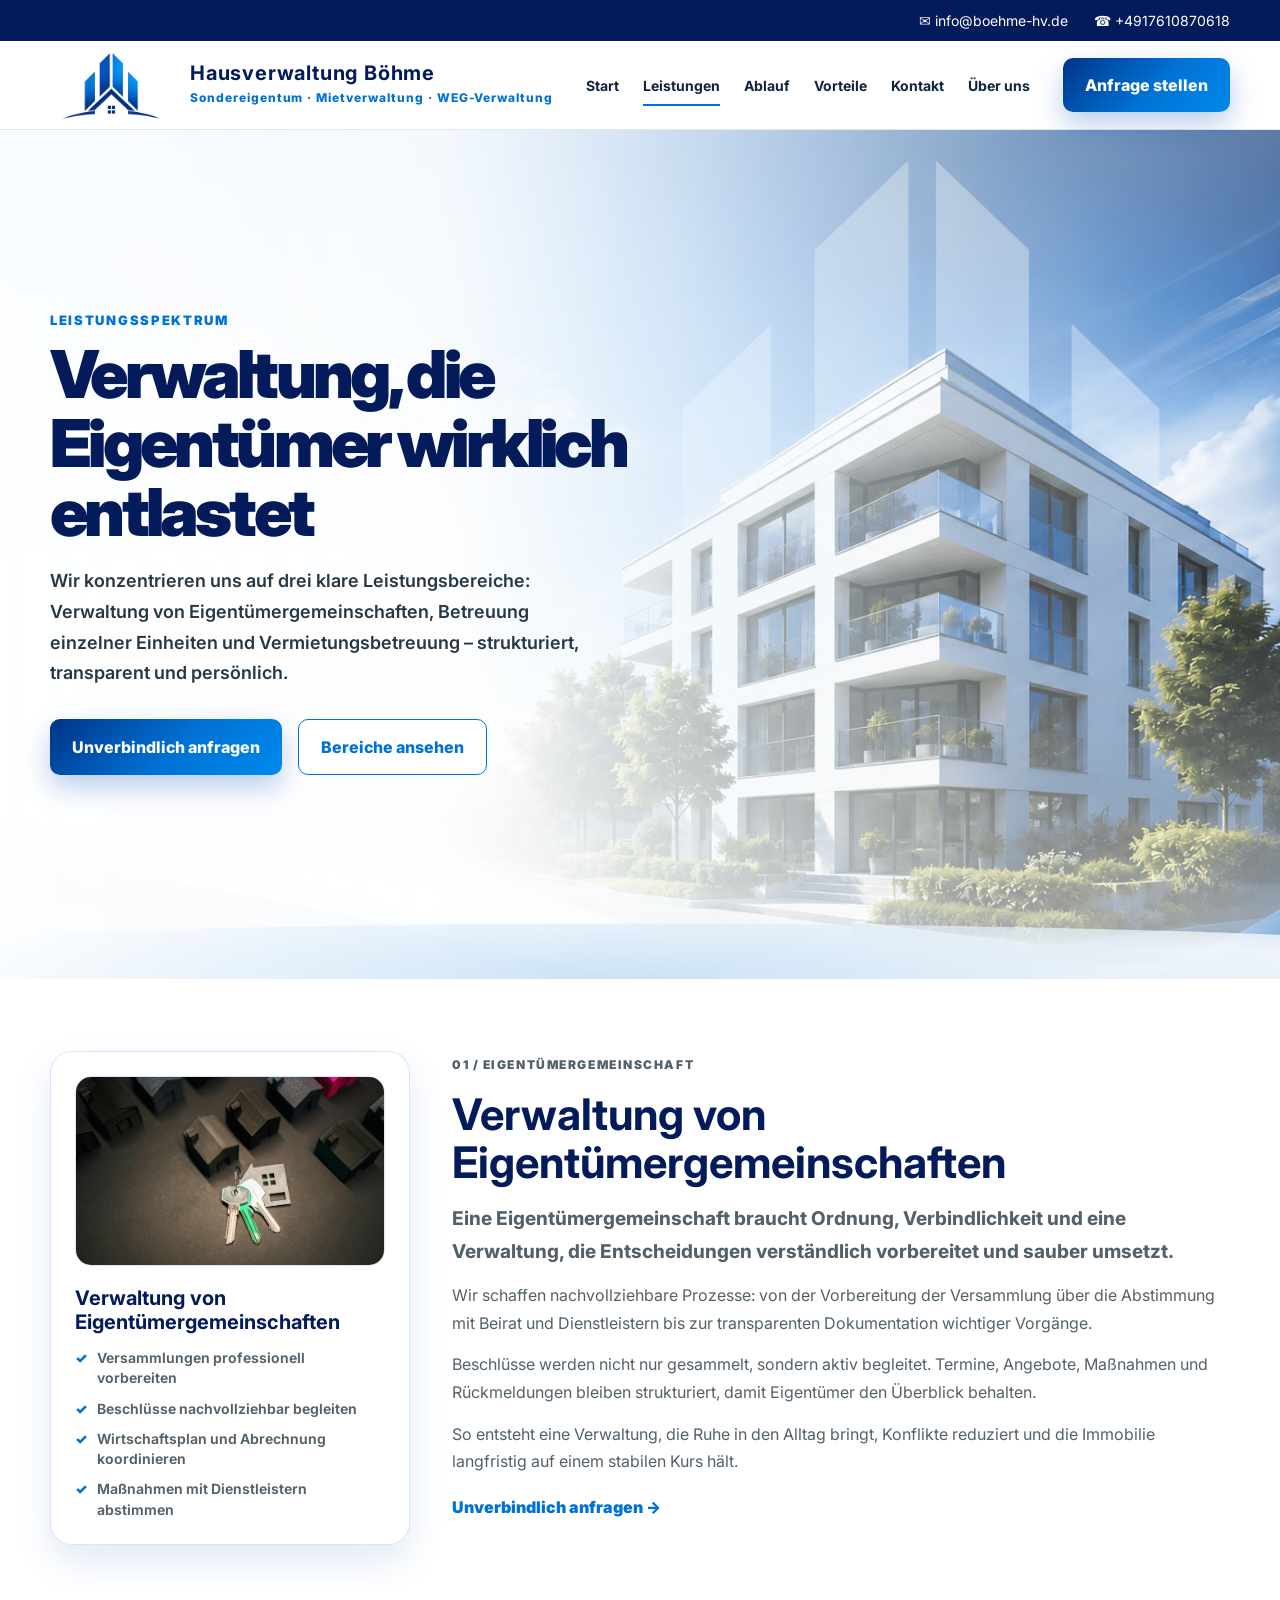
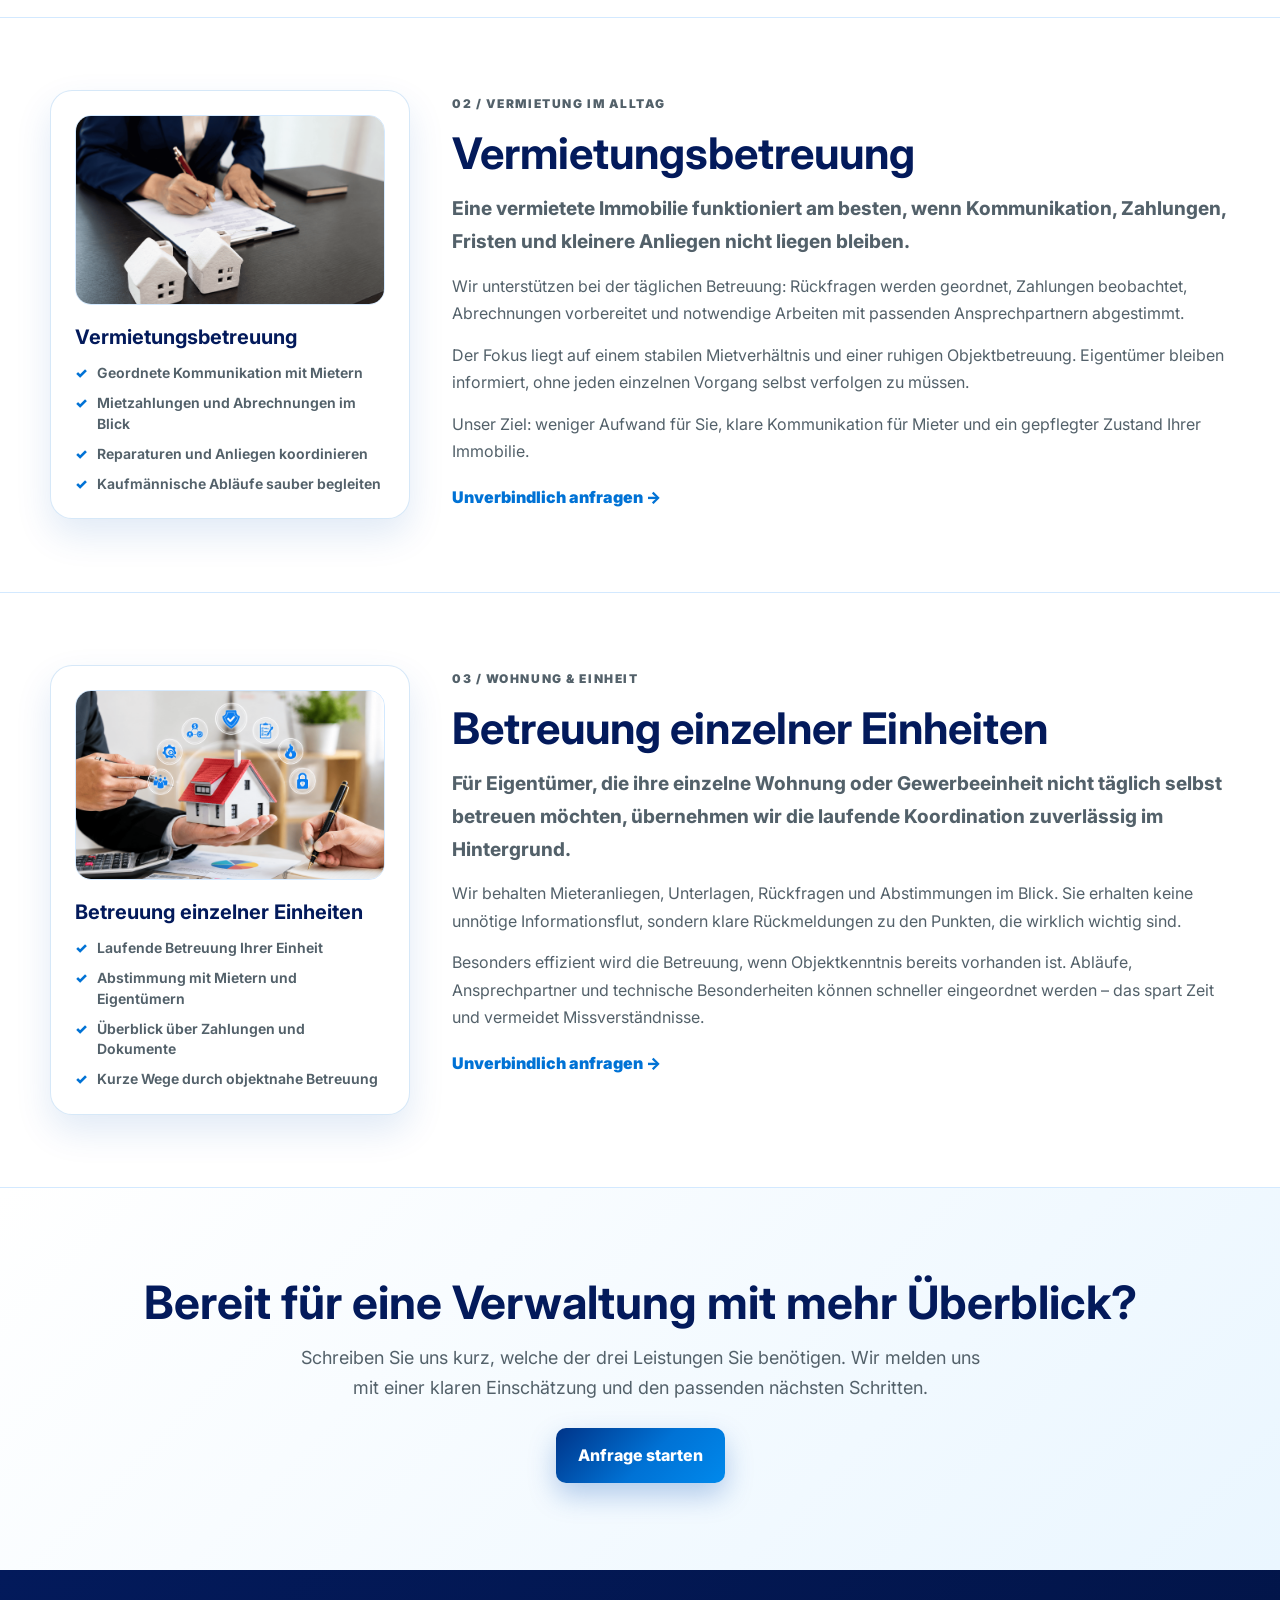
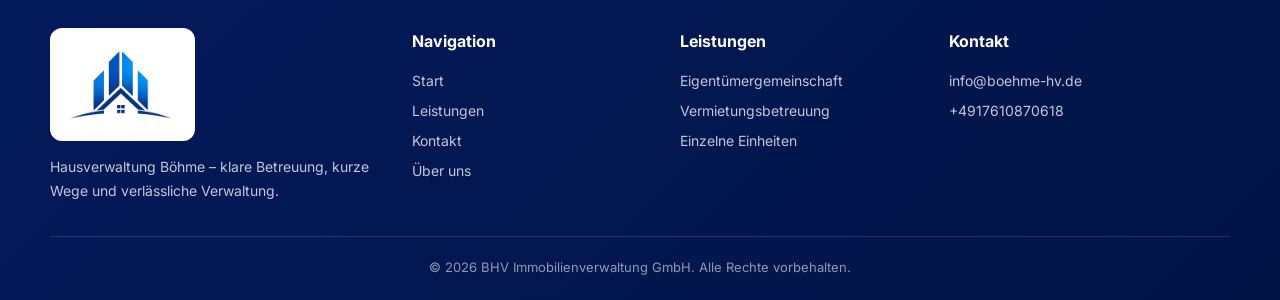
<file: leistungen.html>
<!DOCTYPE html>
<html lang="de">
<head>
  <meta charset="UTF-8" />
  <meta name="viewport" content="width=device-width, initial-scale=1.0" />
  <title>Leistungen | Hausverwaltung Böhme</title>
  <meta name="description" content="Hausverwaltung Böhme – klare Immobilienverwaltung mit persönlicher Betreuung, strukturierten Abläufen und transparenter Kommunikation." />
  <link rel="preconnect" href="https://fonts.googleapis.com" />
  <link rel="preconnect" href="https://fonts.gstatic.com" crossorigin />
  <link href="https://fonts.googleapis.com/css2?family=Great+Vibes&family=Inter:wght@400;500;600;700;800;900&display=swap" rel="stylesheet" />
<style>
    :root {
      --blue: #0072d5;
      --blue-dark: #003488;
      --dark: #031a5b;
      --text: #10233f;
      --muted: #5d718b;
      --light: #eef7ff;
      --white: #ffffff;
      --border: #d3e9ff;
      --shadow: 0 18px 45px rgba(0, 80, 178, 0.16);
      --radius: 20px;
    }

    * {
      box-sizing: border-box;
      margin: 0;
      padding: 0;
    }

    html {
      scroll-behavior: smooth;
    }

    body {
      font-family: Inter, Arial, sans-serif;
      color: var(--text);
      background: var(--white);
      line-height: 1.65;
    }


    @keyframes pageFadeIn {
      from {
        opacity: 0.94;
        transform: translateY(4px);
      }
      to {
        opacity: 1;
        transform: translateY(0);
      }
    }

    body {
      animation: pageFadeIn 0.28s ease-out both;
    }

    .smooth-reveal {
      opacity: 0.96;
      transform: translateY(8px);
      transition: opacity 0.28s ease-out, transform 0.28s ease-out;
      will-change: opacity, transform;
    }

    .smooth-reveal.is-visible {
      opacity: 1;
      transform: translateY(0);
    }

    @media (prefers-reduced-motion: reduce) {
      *,
      *::before,
      *::after {
        animation-duration: 0.01ms !important;
        animation-iteration-count: 1 !important;
        scroll-behavior: auto !important;
        transition-duration: 0.01ms !important;
      }

      .smooth-reveal,
      .reveal-step {
        opacity: 1 !important;
        transform: none !important;
      }
    }

    a {
      color: inherit;
      text-decoration: none;
    }

    img {
      display: block;
      max-width: 100%;
    }

    .container {
      width: min(1180px, calc(100% - 36px));
      margin: auto;
    }

    .topbar {
      background: var(--dark);
      color: var(--white);
      font-size: 14px;
      padding: 9px 0;
    }

    .topbar .container {
      display: flex;
      justify-content: flex-end;
      gap: 26px;
      flex-wrap: wrap;
    }

    .topbar span {
      display: inline-flex;
      align-items: center;
      gap: 8px;
    }

    header {
      position: sticky;
      top: 0;
      z-index: 99;
      background: rgba(255, 255, 255, 0.95);
      backdrop-filter: blur(14px);
      border-bottom: 1px solid rgba(223, 231, 234, 0.9);
    }

    .navbar {
      height: 88px;
      display: flex;
      align-items: center;
      justify-content: space-between;
      gap: 24px;
    }

    .brand {
      display: flex;
      align-items: center;
      gap: 14px;
    }

    .brand img {
      width: 126px;
      height: auto;
    }

    .brand-text strong {
      display: block;
      color: var(--dark);
      font-size: 20px;
      line-height: 1;
      letter-spacing: 0.04em;
    }

    .brand-text small {
      display: block;
      margin-top: 5px;
      color: var(--blue);
      font-size: 12px;
      font-weight: 800;
      letter-spacing: 0.08em;
    }

    nav {
      display: flex;
      align-items: center;
      gap: 24px;
      font-size: 14px;
      font-weight: 700;
    }

    nav a {
      position: relative;
      padding: 31px 0;
    }

    nav a::after {
      content: "";
      position: absolute;
      left: 0;
      bottom: 22px;
      width: 0;
      height: 2px;
      background: var(--blue);
      transition: 0.25s;
    }

    nav a:hover::after,
    nav a.active::after {
      width: 100%;
    }

    .menu-btn {
      display: none;
      width: 48px;
      height: 48px;
      border: 1px solid rgba(0, 114, 213, 0.16);
      border-radius: 16px;
      background: linear-gradient(135deg, #ffffff, #eef8fa);
      color: var(--dark);
      cursor: pointer;
      box-shadow: 0 10px 24px rgba(0, 80, 178, 0.16);
      transition: transform 0.22s ease, box-shadow 0.22s ease, background 0.22s ease;
      position: relative;
      overflow: hidden;
    }

    .menu-btn:hover {
      transform: translateY(-1px);
      box-shadow: 0 14px 30px rgba(29, 100, 118, 0.16);
    }

    .menu-btn:active {
      transform: scale(0.96);
    }

    .menu-icon,
    .menu-icon::before,
    .menu-icon::after {
      position: absolute;
      left: 50%;
      width: 22px;
      height: 2px;
      border-radius: 999px;
      background: var(--blue);
      transform: translateX(-50%);
      transition: transform 0.28s ease, opacity 0.2s ease, top 0.28s ease;
    }

    .menu-icon {
      top: 50%;
    }

    .menu-icon::before,
    .menu-icon::after {
      content: "";
    }

    .menu-icon::before {
      top: -7px;
    }

    .menu-icon::after {
      top: 7px;
    }

    .menu-btn.is-open {
      background: linear-gradient(135deg, var(--blue), #0089ec);
      box-shadow: 0 16px 34px rgba(0, 114, 213, 0.24);
    }

    .menu-btn.is-open .menu-icon {
      background: transparent;
    }

    .menu-btn.is-open .menu-icon::before,
    .menu-btn.is-open .menu-icon::after {
      top: 0;
      background: var(--white);
    }

    .menu-btn.is-open .menu-icon::before {
      transform: translateX(-50%) rotate(45deg);
    }

    .menu-btn.is-open .menu-icon::after {
      transform: translateX(-50%) rotate(-45deg);
    }

    .btn {
      display: inline-flex;
      align-items: center;
      justify-content: center;
      border: 0;
      border-radius: 10px;
      padding: 14px 22px;
      font-weight: 800;
      cursor: pointer;
      transition: 0.25s;
    }

    .btn-primary {
      background: linear-gradient(135deg, var(--blue), #0089ec);
      color: var(--white);
      box-shadow: 0 12px 28px rgba(0, 114, 213, 0.25);
    }


    .brand img {
      width: 126px;
    }

    .btn-primary {
      background: linear-gradient(135deg, #003488, #0072d5 55%, #0089ec);
      box-shadow: 0 12px 28px rgba(0, 80, 178, 0.28);
    }

    .menu-btn {
      border-color: rgba(0, 114, 213, 0.18);
      background: linear-gradient(145deg, rgba(255, 255, 255, 0.96), rgba(238, 247, 255, 0.82));
      box-shadow: 0 10px 24px rgba(0, 80, 178, 0.12);
    }

    .menu-icon,
    .menu-icon::before,
    .menu-icon::after {
      background: var(--dark);
    }

    .menu-btn.is-open {
      background: linear-gradient(135deg, #003488, #0072d5);
    }

    .btn-primary:hover {
      transform: translateY(-2px);
    }

    .btn-outline {
      border: 1px solid var(--blue);
      background: var(--white);
      color: var(--blue);
    }

    .btn-outline:hover {
      background: var(--blue);
      color: var(--white);
    }

    .hero {
      position: relative;
      min-height: 680px;
      display: flex;
      align-items: center;
      overflow: hidden;
      background:
        linear-gradient(
          90deg,
          rgba(255, 255, 255, 0.86) 0%,
          rgba(255, 255, 255, 0.68) 42%,
          rgba(255, 255, 255, 0.20) 68%,
          rgba(255, 255, 255, 0.04) 100%
        ),
        url("https://images.unsplash.com/photo-1600585154340-be6161a56a0c?auto=format&fit=crop&w=1800&q=80")
          center right / cover no-repeat;
    }

    .hero::after {
      content: "";
      position: absolute;
      right: 0;
      bottom: 0;
      left: 0;
      height: 90px;
      background: linear-gradient(0deg, rgba(255, 255, 255, 0.88), transparent);
    }

    .hero-content {
      position: relative;
      z-index: 1;
      width: min(650px, 100%);
      padding: 88px 0;
    }

    .hero h1 {
      margin-bottom: 22px;
      color: var(--dark);
      font-size: clamp(40px, 6vw, 74px);
      line-height: 1.05;
      letter-spacing: -0.05em;
    }

    .hero h1 span {
      display: block;
      color: var(--blue);
    }

    .hero p {
      max-width: 560px;
      margin-bottom: 30px;
      color: #394952;
      font-size: 19px;
    }

    .hero-actions {
      display: flex;
      gap: 16px;
      flex-wrap: wrap;
    }

    section {
      padding: 88px 0;
    }

    .section-head {
      margin-bottom: 44px;
      text-align: center;
    }

    .eyebrow {
      margin-bottom: 9px;
      color: var(--blue);
      font-size: 13px;
      font-weight: 900;
      letter-spacing: 0.13em;
      text-transform: uppercase;
    }

    .section-head h2 {
      color: var(--dark);
      font-size: clamp(30px, 4vw, 46px);
      line-height: 1.15;
      letter-spacing: -0.035em;
    }

    .line {
      width: 48px;
      height: 3px;
      margin: 18px auto 0;
      border-radius: 10px;
      background: var(--blue);
    }

    .services {
      background: var(--light);
    }

    .cards {
      display: grid;
      grid-template-columns: repeat(3, 1fr);
      gap: 26px;
    }

    .card {
      padding: 34px;
      border: 1px solid var(--border);
      border-radius: var(--radius);
      background: var(--white);
      box-shadow: var(--shadow);
      transition: 0.25s;
    }

    .card:hover {
      transform: translateY(-8px);
    }

    .service-thumb {
      width: 100%;
      height: 210px;
      object-fit: cover;
      object-position: center;
      margin-bottom: 22px;
      border: 1px solid var(--border);
      border-radius: 16px;
      background: var(--light);
    }

    .card h3 {
      margin-bottom: 10px;
      color: var(--dark);
      font-size: 22px;
    }

    .card p {
      margin-bottom: 18px;
      color: #53616a;
    }

    .more {
      color: var(--blue);
      font-weight: 900;
    }

    .process-grid {
      display: grid;
      grid-template-columns: repeat(4, 1fr);
      gap: 20px;
    }

    .step {
      padding: 28px;
      border: 1px solid var(--border);
      border-radius: var(--radius);
      background: var(--white);
    }

    .step-icon {
      width: 62px;
      height: 62px;
      object-fit: contain;
      display: block;
      margin-bottom: 16px;
    }

    .step h3 {
      margin-bottom: 8px;
      color: var(--dark);
    }


    .reveal-step {
      opacity: 0;
      transform: translateY(10px);
      transition: opacity 0.45s ease-out, transform 0.45s ease-out;
    }

    .reveal-step.is-visible {
      opacity: 1;
      transform: translateY(0);
    }

    .reveal-step:nth-child(2) {
      transition-delay: 0.08s;
    }

    .reveal-step:nth-child(3) {
      transition-delay: 0.16s;
    }

    .reveal-step:nth-child(4) {
      transition-delay: 0.24s;
    }

    .benefits {
      background: var(--light);
    }

    .benefit-grid {
      display: grid;
      grid-template-columns: repeat(4, minmax(0, 1fr));
      gap: 0;
      overflow: hidden;
      border: 1px solid var(--border);
      border-radius: 28px;
      background: var(--white);
      box-shadow: var(--shadow);
    }

    .benefit {
      display: grid;
      grid-template-columns: 78px 1fr;
      gap: 22px;
      align-items: start;
      min-height: 220px;
      padding: 34px 30px;
      background: var(--white);
      text-align: left;
      border-right: 1px solid var(--border);
    }

    .benefit:last-child {
      border-right: 0;
    }

    .benefit-thumb {
      width: 58px;
      height: 58px;
      object-fit: contain;
      object-position: center;
      margin: 2px 0 0;
      padding: 0;
      border-radius: 0;
      background: transparent;
    }

    .benefit-text {
      flex: 1;
      min-width: 0;
    }

    .benefit h3 {
      margin-bottom: 10px;
      color: var(--dark);
      font-size: 20px;
      line-height: 1.25;
      word-break: normal;
      overflow-wrap: normal;
      hyphens: none;
    }



    .benefit h3.small-title {
      font-size: 17px;
      letter-spacing: -0.02em;
    }

    .benefit p {
      color: #5f6b72;
      font-size: 15px;
      line-height: 1.75;
      word-break: normal;
      overflow-wrap: normal;
      hyphens: none;
    }


    .trust-strip {
      background: var(--dark);
      padding: 0;
    }

    .trust-strip-box {
      display: grid;
      grid-template-columns: repeat(3, 1fr);
      border-radius: 0;
      overflow: hidden;
      background: linear-gradient(135deg, var(--dark), #021446);
      color: var(--white);
      box-shadow: var(--shadow);
    }

    .trust-item {
      display: grid;
      grid-template-columns: 78px 1fr;
      gap: 24px;
      align-items: center;
      min-height: 150px;
      padding: 34px 44px;
      border-right: 1px solid rgba(255, 255, 255, 0.16);
    }

    .trust-item:last-child {
      border-right: 0;
    }

    .trust-icon {
      width: 60px;
      height: 60px;
      object-fit: contain;
    }

    .trust-number {
      display: block;
      color: #56c2ff;
      font-size: 42px;
      line-height: 1;
      font-weight: 900;
      letter-spacing: -0.04em;
      margin-bottom: 8px;
    }



    .count-up {
      font-variant-numeric: tabular-nums;
    }

    .trust-title {
      display: block;
      color: var(--white);
      font-size: 15px;
      font-weight: 900;
      letter-spacing: 0.08em;
      text-transform: uppercase;
      margin-bottom: 6px;
    }

    .trust-item p {
      color: rgba(255, 255, 255, 0.78);
      font-size: 15px;
      line-height: 1.55;
    }

    .request {
      background: linear-gradient(135deg, #ffffff 0%, #eaf6ff 100%);
    }

    .request-grid {
      display: grid;
      grid-template-columns: 0.9fr 1.3fr;
      gap: 48px;
      align-items: start;
    }

    .request-text h2 {
      margin-bottom: 18px;
      color: var(--dark);
      font-size: clamp(31px, 4vw, 46px);
      line-height: 1.12;
    }

    .contact-list {
      display: grid;
      gap: 14px;
      margin-top: 24px;
    }

    .contact-list div {
      display: flex;
      gap: 12px;
    }

    form {
      padding: 30px;
      border: 1px solid var(--border);
      border-radius: var(--radius);
      background: var(--white);
      box-shadow: var(--shadow);
    }

    .form-grid {
      display: grid;
      grid-template-columns: 1fr 1fr;
      gap: 18px;
    }

    label {
      display: block;
      margin-bottom: 7px;
      color: #34434c;
      font-size: 14px;
      font-weight: 800;
    }

    input,
    textarea,
    select {
      width: 100%;
      border: 1px solid #d4e0e4;
      border-radius: 9px;
      padding: 13px 14px;
      font-family: inherit;
      font-size: 15px;
      outline: none;
    }

    input:focus,
    textarea:focus,
    select:focus {
      border-color: var(--blue);
      box-shadow: 0 0 0 4px rgba(0, 114, 213, 0.12);
    }

    textarea {
      min-height: 120px;
      resize: vertical;
    }

    .full {
      grid-column: 1 / -1;
    }

    form .btn {
      width: 100%;
      margin-top: 18px;
      font-size: 16px;
    }

    .about-panel {
      display: grid;
      grid-template-columns: 1.7fr 0.75fr;
      max-width: 1060px;
      margin: 0 auto;
      overflow: hidden;
      border: 1px solid var(--border);
      border-radius: 18px;
      background: var(--white);
      box-shadow: var(--shadow);
    }

    .about-image-side {
      min-height: 340px;
      display: flex;
      align-items: center;
      position: relative;
      padding: 40px 46px;
      background:
        linear-gradient(90deg, rgba(255,255,255,0.92), rgba(255,255,255,0.62)),
        url('https://images.unsplash.com/photo-1560518883-ce09059eeffa?auto=format&fit=crop&w=1500&q=80') center / cover no-repeat;
    }

    .about-image-side::after {
      content: "";
      position: absolute;
      inset: 0;
      background: rgba(0, 114, 213, 0.04);
      pointer-events: none;
    }

    .about-content {
      max-width: 620px;
      position: relative;
      z-index: 1;
    }

    .about-content h2 {
      margin-bottom: 14px;
      color: var(--dark);
      font-size: clamp(26px, 3vw, 36px);
      line-height: 1.12;
      letter-spacing: -0.025em;
      text-transform: uppercase;
    }

    .about-content p {
      max-width: 520px;
      margin-bottom: 10px;
      color: #34434c;
      font-size: 15px;
      line-height: 1.75;
    }

    .about-signature {
      display: inline-block;
      margin-top: 14px;
      color: var(--blue);
      font-family: "Great Vibes", cursive;
      font-size: 48px;
      font-weight: 400;
      line-height: 1;
      letter-spacing: 0.02em;
      text-transform: none;
    }

    .about-contact {
      display: flex;
      flex-direction: column;
      justify-content: center;
      padding: 38px 34px;
      border-left: 1px solid var(--border);
      background: #fbfdfe;
    }

    .about-contact h3 {
      margin-bottom: 18px;
      color: var(--dark);
      font-size: 26px;
      line-height: 1.1;
      letter-spacing: 0.06em;
      text-transform: uppercase;
    }

    .about-contact-list {
      display: grid;
      gap: 12px;
      margin-bottom: 22px;
      color: #34434c;
      font-size: 15px;
      font-weight: 600;
    }

    .about-contact-list a,
    .about-contact-list span {
      display: flex;
      align-items: center;
      gap: 12px;
    }

    .about-contact-list b {
      width: 22px;
      color: var(--blue);
      font-size: 18px;
      line-height: 1;
    }

    footer {
      padding: 58px 0 22px;
      background: linear-gradient(135deg, var(--dark), #021446);
      color: var(--white);
    }

    .footer-grid {
      display: grid;
      grid-template-columns: 1.4fr 1fr 1fr 1.2fr;
      gap: 34px;
      margin-bottom: 34px;
    }

    footer img {
      width: 145px;
      margin-bottom: 14px;
      padding: 8px;
      border-radius: 12px;
      background: var(--white);
    }

    footer h4 {
      margin-bottom: 14px;
    }

    footer p,
    footer a,
    footer li {
      color: rgba(255, 255, 255, 0.76);
      font-size: 14px;
    }

    footer ul {
      display: grid;
      gap: 7px;
      list-style: none;
    }

    .copyright {
      padding-top: 20px;
      border-top: 1px solid rgba(255, 255, 255, 0.13);
      color: rgba(255, 255, 255, 0.56);
      font-size: 13px;
      text-align: center;
    }

    @media (max-width: 980px) {
      .topbar .container {
        justify-content: center;
      }

      .menu-btn {
        display: block;
      }

      nav {
        position: absolute;
        top: calc(100% + 10px);
        left: 18px;
        right: 18px;
        display: flex;
        flex-direction: column;
        align-items: stretch;
        gap: 6px;
        max-height: 0;
        padding: 0 12px;
        overflow: hidden;
        opacity: 0;
        transform: translateY(-10px) scale(0.98);
        pointer-events: none;
        border: 1px solid rgba(223, 231, 234, 0.9);
        border-radius: 22px;
        background: rgba(255, 255, 255, 0.96);
        backdrop-filter: blur(16px);
        box-shadow: 0 24px 55px rgba(29, 100, 118, 0.18);
        transition:
          max-height 0.38s cubic-bezier(0.22, 1, 0.36, 1),
          padding 0.28s ease,
          opacity 0.24s ease,
          transform 0.28s ease;
      }

      nav.open {
        max-height: 430px;
        padding: 12px;
        opacity: 1;
        transform: translateY(0) scale(1);
        pointer-events: auto;
      }

      nav a {
        padding: 13px 14px;
        border-radius: 14px;
        color: var(--dark);
        transition: background 0.22s ease, color 0.22s ease, transform 0.22s ease;
      }

      nav a::after {
        display: none;
      }

      nav a:hover,
      nav a.active {
        background: linear-gradient(135deg, rgba(0, 114, 213, 0.10), rgba(0, 114, 213, 0.04));
        color: var(--blue);
        transform: translateX(3px);
      }

      .navbar > .btn {
        display: none;
      }

      .cards,
      .process-grid,
      .trust-strip-box {
        grid-template-columns: 1fr;
      }

      .trust-item {
        border-right: 0;
        border-bottom: 1px solid rgba(255, 255, 255, 0.16);
      }

      .trust-item:last-child {
        border-bottom: 0;
      }

      .benefit-grid {
        grid-template-columns: 1fr 1fr;
      }

      .benefit:nth-child(2) {
        border-right: 0;
      }

      .benefit:nth-child(1),
      .benefit:nth-child(2) {
        border-bottom: 1px solid var(--border);
      }

      .request-grid,
      .footer-grid {
        grid-template-columns: 1fr;
      }

      .hero {
        background-position: center;
      }

      .about-panel {
        grid-template-columns: 1fr;
      }

      .about-contact {
        border-left: 0;
        border-top: 1px solid var(--border);
      }

      .brand img {
        width: 100px;
      }
    }

    @media (max-width: 620px) {
      .topbar {
        display: none;
      }


      .navbar {
        height: 84px;
        gap: 8px;
      }

      .brand {
        flex: 1 1 auto;
        min-width: 0;
        gap: 8px;
      }

      .brand img {
        flex: 0 0 auto;
        width: clamp(58px, 18vw, 76px);
      }

      .brand-text {
        display: block;
        flex: 1 1 auto;
        min-width: 0;
        max-width: calc(100vw - 118px);
        overflow: visible;
      }

      .brand-text strong {
        display: block;
        font-size: clamp(11px, 3.25vw, 14px);
        line-height: 1.08;
        letter-spacing: 0.01em;
        white-space: nowrap;
        overflow: visible;
        text-overflow: clip;
      }

      .brand-text small {
        display: block;
        margin-top: 3px;
        color: var(--blue);
        font-size: clamp(6px, 1.85vw, 8px);
        line-height: 1;
        letter-spacing: 0;
        white-space: nowrap;
        overflow: visible;
        text-overflow: clip;
      }

      .menu-btn {
        width: 44px;
        height: 44px;
        flex: 0 0 44px;
        border-radius: 13px;
      }

      .page-hero {
        min-height: calc(100svh - 84px);
        align-items: stretch;
        background:
          linear-gradient(90deg, rgba(255, 255, 255, 0.94) 0%, rgba(255, 255, 255, 0.75) 42%, rgba(255, 255, 255, 0.24) 70%, rgba(255,255,255,0.04) 100%),
          linear-gradient(180deg, rgba(238, 247, 255, 0.08) 0%, rgba(255, 255, 255, 0.14) 68%, rgba(255, 255, 255, 0.46) 100%),
          url("assets/hero-mo.png") 82% center / auto 100% no-repeat;
      }

      .page-hero::before {
        background: linear-gradient(180deg, rgba(255,255,255,0.04) 0%, rgba(255,255,255,0.22) 100%);
      }

      .page-hero::after {
        right: -26%;
        left: -26%;
        height: 92px;
        background:
          linear-gradient(180deg, transparent 0%, rgba(255, 255, 255, 0.82) 58%),
          radial-gradient(70% 110% at 50% 100%, rgba(0, 114, 213, 0.22), transparent 70%);
        clip-path: ellipse(72% 42% at 50% 100%);
      }

      .page-hero .container {
        display: flex;
        align-items: center;
        justify-content: flex-start;
        min-height: calc(100svh - 84px);
      }

      .page-hero .hero-content {
        width: 100%;
        max-width: 300px;
        margin: 0;
        padding: 54px 0 90px;
        text-align: left;
      }

      .page-hero h1 {
        max-width: 275px;
        margin: 0 0 16px;
        font-size: clamp(29px, 8.6vw, 40px);
        line-height: 1.02;
        letter-spacing: -0.06em;
        text-shadow: 0 4px 18px rgba(255, 255, 255, 0.98);
      }

      .page-hero p:not(.eyebrow) {
        max-width: 245px;
        margin: 0;
        color: #263846;
        font-size: clamp(12px, 3.2vw, 14px);
        line-height: 1.55;
        font-weight: 650;
        text-shadow: 0 2px 14px rgba(255, 255, 255, 0.96);
      }

      .page-hero .hero-actions {
        display: grid;
        grid-template-columns: 1fr;
        justify-content: stretch;
        gap: 12px;
        max-width: 235px;
        margin-top: 22px !important;
      }

      .page-hero .hero-actions .btn {
        width: 100%;
        min-width: 0;
        min-height: 42px;
        justify-content: center;
        border-radius: 12px;
        padding: 10px 14px;
        font-size: 11px;
      }

      .navbar {
        height: 76px;
      }


      .container {
        width: min(100% - 26px, 1180px);
      }

      .hero {
        min-height: calc(100svh - 76px);
        align-items: center;
        background-position: center;
      }

      .hero::after {
        height: 100%;
        background: linear-gradient(180deg, transparent 0%, rgba(255, 255, 255, 0.22) 100%);
      }

      .hero .container {
        display: flex;
        align-items: center;
        justify-content: center;
        min-height: calc(100svh - 76px);
      }

      .hero-content {
        width: 100%;
        max-width: 390px;
        margin: 0 auto;
        padding: 74px 0 54px;
        text-align: center;
      }

      .hero h1 {
        max-width: 360px;
        margin: 0 auto 18px;
        font-size: clamp(38px, 10.8vw, 50px);
        line-height: 0.98;
        letter-spacing: -0.045em;
      }

      .hero h1 span {
        margin-top: 4px;
      }

      .hero p {
        max-width: 345px;
        margin: 0 auto 28px;
        font-size: 18px;
        line-height: 1.65;
        font-weight: 600;
      }

      .hero-actions {
        justify-content: center;
        gap: 14px;
      }

      .hero-actions .btn {
        width: auto;
        min-width: 190px;
        border-radius: 999px;
        padding: 15px 24px;
      }

      .hero-actions .btn-outline {
        min-width: 164px;
      }

      .cards,
      .process-grid,
      .form-grid {
        grid-template-columns: 1fr;
      }

      .benefit-grid {
        grid-template-columns: 1fr;
      }

      .benefit {
        min-height: auto;
        padding: 26px 22px;
        border-right: 0;
        border-bottom: 1px solid var(--border);
      }

      .benefit:last-child {
        border-bottom: 0;
      }

      .benefit:nth-child(2) {
        border-right: 0;
      }

      .benefit:nth-child(1),
      .benefit:nth-child(2) {
        border-bottom: 1px solid var(--border);
      }

      section {
        padding: 64px 0;
      }

      .about-image-side {
        min-height: auto;
        padding: 42px 24px;
      }

      .about-contact {
        padding: 34px 24px;
      }

      .about-contact .btn {
        width: 100%;
      }

      form {
        padding: 22px;
      }

      .trust-item {
        grid-template-columns: 58px 1fr;
        gap: 18px;
        padding: 28px 22px;
      }

      .trust-icon {
        width: 48px;
        height: 48px;
      }

      .trust-number {
        font-size: 34px;
      }
    }
  </style>

  <style>

    .page-hero {
      position: relative;
      min-height: 560px;
      display: flex;
      align-items: center;
      overflow: hidden;
      background:
        radial-gradient(circle at 77% 24%, rgba(255, 255, 255, 0.18), transparent 32%),
        linear-gradient(
          90deg,
          rgba(255, 255, 255, 0.98) 0%,
          rgba(255, 255, 255, 0.94) 34%,
          rgba(239, 248, 255, 0.68) 54%,
          rgba(255, 255, 255, 0.18) 78%,
          rgba(255, 255, 255, 0.02) 100%
        ),
        url("assets/hero-bg.png") center right / cover no-repeat;
      isolation: isolate;
    }

    .page-hero::before {
      content: "";
      position: absolute;
      inset: 0;
      z-index: 0;
      background: linear-gradient(180deg, rgba(238, 247, 255, 0.36) 0%, rgba(255,255,255,0.08) 52%, rgba(255,255,255,0.62) 100%);
      pointer-events: none;
    }

    .page-hero::after {
      content: "";
      position: absolute;
      right: -8%;
      bottom: -1px;
      left: -8%;
      z-index: 0;
      height: 118px;
      background:
        radial-gradient(80% 140% at 50% 100%, rgba(0, 114, 213, 0.20), transparent 62%),
        linear-gradient(180deg, transparent 0%, rgba(255, 255, 255, 0.88) 74%);
      clip-path: ellipse(72% 48% at 50% 100%);
      pointer-events: none;
    }

    .page-hero .hero-content {
      position: relative;
      z-index: 1;
      width: min(620px, 100%);
      padding: 92px 0 116px;
      text-align: left;
    }

    .page-hero h1 {
      max-width: 590px;
      margin-bottom: 20px;
      color: var(--dark);
      font-size: clamp(42px, 5.2vw, 66px);
      line-height: 1.04;
      letter-spacing: -0.055em;
      font-weight: 900;
    }

    .page-hero p:not(.eyebrow) {
      max-width: 540px;
      color: #263846;
      font-size: 18px;
      font-weight: 600;
      line-height: 1.7;
    }

    .page-hero .hero-actions {
      margin-top: 30px;
    }

    @media(max-width:620px){ .service-image-link img{height:190px;} }

    .service-detail {
      position: relative;
    }

    .service-aside {
      border-color: rgba(0, 114, 213, 0.18);
      box-shadow: 0 18px 45px rgba(0, 80, 178, 0.12);
    }

    .service-aside h3,
    .service-title {
      color: var(--dark);
    }

    .service-image-link {
      box-shadow: 0 14px 34px rgba(0, 80, 178, 0.10);
    }

    .service-image-link span {
      color: var(--blue);
      box-shadow: 0 10px 22px rgba(0, 114, 213, .16);
    }

    .check-list li::before {
      color: var(--blue);
    }

    .digital-section {
      background: linear-gradient(135deg, #031a5b, #021446);
    }

    .digital-section { background: linear-gradient(135deg, var(--dark), #021446); color:var(--white); }
    .digital-section .section-head h2, .digital-section .service-title { color: var(--white); }
    .digital-section p { color: rgba(255,255,255,.76); }
    .digital-grid { display:grid; grid-template-columns: repeat(4, 1fr); gap:18px; margin-top:34px; }
    .digital-card { border:1px solid rgba(255,255,255,.14); border-radius:var(--radius); padding:28px; background:rgba(255,255,255,.06); }
    .digital-number { display:block; color:#56c2ff; font-size:42px; font-weight:900; line-height:1; margin-bottom:18px; }
    .digital-card h3 { color:var(--white); margin-bottom:10px; }
    .cta-band { background: linear-gradient(135deg, #ffffff 0%, #eaf6ff 100%); text-align:center; }
    .cta-band h2 { color:var(--dark); font-size:clamp(30px,4vw,46px); line-height:1.15; margin-bottom:14px; }
    .cta-band p { max-width:700px; margin:0 auto 26px; color:#53616a; font-size:18px; }
    @media(max-width:980px){ .service-layout,.digital-grid{grid-template-columns:1fr;} .service-aside{position:static;} }
  </style>

  <style>

    /* ===== FIX: prevent image/text layer overlap ===== */
    .page-hero,
    .hero,
    .service-detail,
    .service-layout,
    .service-aside,
    .service-text {
      isolation: isolate;
    }

    .page-hero .container,
    .page-hero .hero-content,
    .service-layout,
    .service-aside,
    .service-text {
      position: relative;
      z-index: 2;
    }

    .page-hero::before,
    .page-hero::after,
    .hero::before,
    .hero::after {
      z-index: 0;
      pointer-events: none;
    }

    .service-layout {
      align-items: start;
    }

    .service-aside {
      overflow: hidden;
    }

    .service-image-link {
      margin: 0 0 24px;
      border-radius: 18px;
    }

    .service-image-link img {
      display: block;
      width: 100%;
      height: 230px;
      object-fit: cover;
      object-position: center;
    }

    .service-text {
      background: transparent;
    }

    @media (max-width: 980px) {
      .service-layout {
        grid-template-columns: 1fr;
        gap: 26px;
      }

      .service-aside {
        position: relative !important;
        top: auto !important;
        order: 1;
      }

      .service-text {
        order: 2;
      }
    }

    @media (max-width: 620px) {
      .page-hero {
        min-height: auto;
        padding: 34px 0 46px;
        align-items: center;
        background:
          linear-gradient(90deg, rgba(255,255,255,0.96) 0%, rgba(255,255,255,0.90) 52%, rgba(255,255,255,0.35) 100%),
          url("assets/hero-mo.png") right center / auto 92% no-repeat !important;
      }

      .page-hero::before {
        background: rgba(255,255,255,0.08) !important;
      }

      .page-hero::after {
        height: 54px !important;
        opacity: 0.45;
      }

      .page-hero .container {
        min-height: auto !important;
        display: block !important;
      }

      .page-hero .hero-content {
        width: min(265px, 74vw) !important;
        max-width: 265px !important;
        margin: 0 !important;
        padding: 22px 16px !important;
        border: 1px solid rgba(0, 114, 213, 0.12);
        border-radius: 18px;
        background: rgba(255,255,255,0.82);
        box-shadow: 0 14px 34px rgba(0, 80, 178, 0.12);
        backdrop-filter: blur(8px);
        -webkit-backdrop-filter: blur(8px);
        text-align: left !important;
      }

      .page-hero h1 {
        max-width: 235px !important;
        font-size: clamp(25px, 7.4vw, 33px) !important;
        line-height: 1.05 !important;
        margin-bottom: 12px !important;
        text-shadow: none !important;
      }

      .page-hero p:not(.eyebrow) {
        max-width: 225px !important;
        font-size: 12px !important;
        line-height: 1.5 !important;
        text-shadow: none !important;
      }

      .page-hero .hero-actions {
        max-width: 225px !important;
        margin-top: 16px !important;
        gap: 10px !important;
      }

      .page-hero .hero-actions .btn {
        min-height: 40px !important;
        padding: 9px 12px !important;
        font-size: 11px !important;
      }

      .service-detail {
        padding: 54px 0;
      }

      .service-layout {
        gap: 18px;
      }

      .service-aside {
        padding: 18px;
        border-radius: 18px;
      }

      .service-image-link {
        margin: 0 0 18px;
      }

      .service-image-link img {
        height: 178px !important;
      }

      .service-image-link span {
        left: 10px;
        bottom: 10px;
        padding: 7px 10px;
        font-size: 11px;
      }

      .service-title {
        font-size: clamp(25px, 8vw, 34px);
      }

      .service-lead {
        font-size: 16px;
        line-height: 1.55;
      }

      .service-text p {
        font-size: 14px;
      }
    }

  </style>

  <style>
    /* FINAL FIX: clean three-service layout, no overlapping, no giant broken image boxes */
    .service-detail {
      padding: 72px 0 !important;
      border-bottom: 1px solid var(--border);
      overflow: visible !important;
    }

    .service-layout {
      display: grid !important;
      grid-template-columns: 360px minmax(0, 1fr) !important;
      gap: 42px !important;
      align-items: start !important;
    }

    .service-aside {
      position: relative !important;
      top: auto !important;
      width: 100% !important;
      min-height: 0 !important;
      height: auto !important;
      padding: 24px !important;
      overflow: hidden !important;
      border-radius: 22px !important;
      background: #ffffff !important;
      border: 1px solid rgba(0, 114, 213, 0.16) !important;
      box-shadow: 0 16px 36px rgba(0, 80, 178, 0.12) !important;
    }

    .service-image-link {
      display: block !important;
      width: 100% !important;
      height: 190px !important;
      max-height: 190px !important;
      margin: 0 0 20px !important;
      overflow: hidden !important;
      border-radius: 16px !important;
      border: 1px solid var(--border) !important;
      background: linear-gradient(135deg, #eef7ff, #ffffff) !important;
      box-shadow: none !important;
    }

    .service-image-link img {
      display: block !important;
      width: 100% !important;
      height: 100% !important;
      min-height: 0 !important;
      max-height: 190px !important;
      object-fit: cover !important;
      object-position: center !important;
    }

    .service-image-link span {
      left: 12px !important;
      bottom: 12px !important;
      padding: 8px 12px !important;
      font-size: 12px !important;
      line-height: 1 !important;
      background: rgba(255,255,255,0.94) !important;
    }

    .service-aside h3 {
      margin: 0 0 14px !important;
      font-size: 20px !important;
      line-height: 1.2 !important;
      color: var(--dark) !important;
    }

    .check-list {
      display: grid !important;
      gap: 10px !important;
      margin: 0 !important;
      padding: 0 !important;
      list-style: none !important;
    }

    .check-list li {
      display: flex !important;
      gap: 10px !important;
      align-items: flex-start !important;
      color: #53616a !important;
      font-size: 14px !important;
      font-weight: 650 !important;
      line-height: 1.45 !important;
    }

    .check-list li::before {
      content: "✓" !important;
      flex: 0 0 auto !important;
      color: var(--blue) !important;
      font-weight: 900 !important;
    }

    .service-text {
      min-width: 0 !important;
      padding: 4px 0 0 !important;
      background: transparent !important;
      position: relative !important;
      z-index: 2 !important;
    }

    .service-kicker {
      margin-bottom: 10px !important;
      color: var(--blue) !important;
      font-size: 12px !important;
      font-weight: 900 !important;
      letter-spacing: 0.13em !important;
      text-transform: uppercase !important;
    }

    .service-title {
      margin: 0 0 16px !important;
      font-size: clamp(30px, 3.4vw, 44px) !important;
      line-height: 1.12 !important;
      color: var(--dark) !important;
    }

    .service-lead {
      margin-bottom: 16px !important;
      color: #34434c !important;
      font-size: 19px !important;
      line-height: 1.6 !important;
      font-weight: 750 !important;
    }

    .service-text p {
      margin-bottom: 14px !important;
      color: #53616a !important;
      line-height: 1.72 !important;
    }

    .service-text .more {
      display: inline-flex !important;
      margin-top: 4px !important;
      color: var(--blue) !important;
      font-weight: 900 !important;
    }

    @media (max-width: 980px) {
      .service-layout {
        grid-template-columns: 1fr !important;
        gap: 24px !important;
      }

      .service-aside {
        order: 1 !important;
      }

      .service-text {
        order: 2 !important;
      }
    }

    @media (max-width: 620px) {
      .service-detail {
        padding: 52px 0 !important;
      }

      .service-layout {
        gap: 18px !important;
      }

      .service-aside {
        padding: 18px !important;
        border-radius: 18px !important;
      }

      .service-image-link {
        height: 160px !important;
        max-height: 160px !important;
        margin-bottom: 16px !important;
      }

      .service-image-link img {
        max-height: 160px !important;
      }

      .service-aside h3 {
        font-size: 18px !important;
      }

      .check-list li {
        font-size: 13px !important;
      }

      .service-title {
        font-size: clamp(25px, 7vw, 32px) !important;
      }

      .service-lead {
        font-size: 16px !important;
      }

      .service-text p {
        font-size: 14px !important;
      }
    }
  </style>


  <style>
    /* FINAL MOBILE HERO FIX */
    @media (max-width: 620px) {
      .page-hero {
        min-height: calc(100svh - 84px) !important;
        padding: 0 !important;
        display: flex !important;
        align-items: stretch !important;
        overflow: hidden !important;
        background:
          linear-gradient(90deg,
            rgba(255,255,255,0.98) 0%,
            rgba(255,255,255,0.94) 42%,
            rgba(255,255,255,0.50) 66%,
            rgba(255,255,255,0.06) 100%
          ),
          linear-gradient(180deg,
            rgba(238,247,255,0.08) 0%,
            rgba(255,255,255,0.10) 62%,
            rgba(255,255,255,0.42) 100%
          ),
          url("assets/hero-mo.png") 86% center / auto 100% no-repeat !important;
      }

      .page-hero::before {
        background: transparent !important;
      }

      .page-hero::after {
        right: -24% !important;
        left: -24% !important;
        bottom: -1px !important;
        height: 78px !important;
        opacity: 0.55 !important;
        background:
          linear-gradient(180deg, transparent 0%, rgba(255,255,255,0.86) 64%),
          radial-gradient(70% 110% at 50% 100%, rgba(0,114,213,0.18), transparent 70%) !important;
        clip-path: ellipse(72% 42% at 50% 100%) !important;
      }

      .page-hero .container {
        width: min(100% - 26px, 1180px) !important;
        min-height: calc(100svh - 84px) !important;
        display: flex !important;
        align-items: center !important;
        justify-content: flex-start !important;
      }

      .page-hero .hero-content {
        width: 100% !important;
        max-width: 292px !important;
        margin: 0 !important;
        padding: 46px 0 92px !important;
        border: 0 !important;
        border-radius: 0 !important;
        background: transparent !important;
        box-shadow: none !important;
        backdrop-filter: none !important;
        -webkit-backdrop-filter: none !important;
        text-align: left !important;
      }

      .page-hero .eyebrow {
        margin-bottom: 8px !important;
        font-size: 10px !important;
        line-height: 1.2 !important;
        letter-spacing: 0.11em !important;
        text-shadow: 0 2px 12px rgba(255,255,255,0.95) !important;
      }

      .page-hero h1 {
        max-width: 276px !important;
        margin: 0 0 14px !important;
        color: var(--dark) !important;
        font-size: clamp(28px, 8.2vw, 38px) !important;
        line-height: 1.03 !important;
        letter-spacing: -0.06em !important;
        text-shadow: 0 4px 18px rgba(255,255,255,0.98) !important;
      }

      .page-hero p:not(.eyebrow) {
        max-width: 245px !important;
        margin: 0 !important;
        color: #263846 !important;
        font-size: clamp(12px, 3.25vw, 14px) !important;
        line-height: 1.55 !important;
        font-weight: 650 !important;
        text-shadow: 0 2px 14px rgba(255,255,255,0.96) !important;
      }

      .page-hero .hero-actions {
        display: grid !important;
        grid-template-columns: 1fr !important;
        gap: 11px !important;
        max-width: 232px !important;
        margin-top: 20px !important;
      }

      .page-hero .hero-actions .btn {
        width: 100% !important;
        min-width: 0 !important;
        min-height: 42px !important;
        padding: 10px 14px !important;
        border-radius: 13px !important;
        font-size: 11px !important;
        justify-content: center !important;
      }
    }

    @media (max-width: 390px) {
      .page-hero {
        background:
          linear-gradient(90deg,
            rgba(255,255,255,0.98) 0%,
            rgba(255,255,255,0.94) 46%,
            rgba(255,255,255,0.54) 70%,
            rgba(255,255,255,0.08) 100%
          ),
          linear-gradient(180deg,
            rgba(238,247,255,0.08) 0%,
            rgba(255,255,255,0.10) 62%,
            rgba(255,255,255,0.42) 100%
          ),
          url("assets/hero-mo.png") 91% center / auto 100% no-repeat !important;
      }

      .page-hero .hero-content {
        max-width: 270px !important;
      }

      .page-hero h1 {
        max-width: 250px !important;
        font-size: clamp(26px, 8vw, 34px) !important;
      }

      .page-hero p:not(.eyebrow) {
        max-width: 224px !important;
        font-size: 12px !important;
      }

      .page-hero .hero-actions {
        max-width: 220px !important;
      }
    }
  </style>


  <style>
    /* AUTO IMAGE SLIDER FOR SERVICE SECTIONS */
    .service-image-link {
      position: relative !important;
    }

    .service-slider {
      position: relative;
      width: 100%;
      height: 100%;
      overflow: hidden;
    }

    .service-slider img {
      position: absolute;
      inset: 0;
      width: 100% !important;
      height: 100% !important;
      object-fit: cover !important;
      object-position: center !important;
      opacity: 0;
      transform: scale(1.025);
      transition: opacity 0.75s ease, transform 1.1s ease;
    }

    .service-slider img.is-active {
      opacity: 1;
      transform: scale(1);
      z-index: 1;
    }

    .service-image-link span {
      position: absolute !important;
      z-index: 3 !important;
    }
  </style>



  <style>
    /* MOBILE FIX: show the 3 service blocks as separate complete tables/cards on phones */
    @media (max-width: 620px) {
      main {
        overflow-x: hidden !important;
      }

      .service-detail {
        padding: 34px 0 !important;
        border-bottom: 0 !important;
        background: #eef7ff !important;
      }

      .service-detail + .service-detail {
        padding-top: 10px !important;
      }

      .service-detail .container.service-layout {
        width: min(100% - 24px, 1180px) !important;
        display: grid !important;
        grid-template-columns: minmax(0, 1fr) !important;
        gap: 0 !important;
        padding: 0 !important;
        border: 1px solid rgba(0, 114, 213, 0.16) !important;
        border-radius: 22px !important;
        background: #ffffff !important;
        box-shadow: 0 16px 34px rgba(0, 80, 178, 0.12) !important;
        overflow: hidden !important;
      }

      .service-aside,
      .service-text {
        width: 100% !important;
        max-width: 100% !important;
        min-width: 0 !important;
        order: initial !important;
        position: relative !important;
        z-index: 2 !important;
      }

      .service-aside {
        padding: 16px !important;
        border: 0 !important;
        border-radius: 0 !important;
        box-shadow: none !important;
        background: #ffffff !important;
      }

      .service-image-link {
        width: 100% !important;
        height: 172px !important;
        max-height: 172px !important;
        margin: 0 0 15px !important;
        border-radius: 16px !important;
        overflow: hidden !important;
      }

      .service-image-link img,
      .service-slider img {
        width: 100% !important;
        height: 100% !important;
        max-height: none !important;
        object-fit: cover !important;
        object-position: center !important;
      }

      .service-aside h3 {
        margin: 0 0 12px !important;
        font-size: 18px !important;
        line-height: 1.25 !important;
      }

      .check-list {
        display: grid !important;
        grid-template-columns: 1fr !important;
        gap: 9px !important;
        margin: 0 !important;
        padding: 0 !important;
      }

      .check-list li {
        width: 100% !important;
        display: flex !important;
        align-items: flex-start !important;
        gap: 9px !important;
        font-size: 13px !important;
        line-height: 1.45 !important;
        word-break: normal !important;
        overflow-wrap: anywhere !important;
      }

      .service-text {
        padding: 0 16px 20px !important;
        background: #ffffff !important;
      }

      .service-kicker {
        margin: 2px 0 8px !important;
        font-size: 10px !important;
        line-height: 1.25 !important;
      }

      .service-title {
        margin: 0 0 12px !important;
        font-size: clamp(24px, 7vw, 31px) !important;
        line-height: 1.12 !important;
        letter-spacing: -0.04em !important;
      }

      .service-lead {
        margin-bottom: 12px !important;
        font-size: 15px !important;
        line-height: 1.55 !important;
        font-weight: 750 !important;
      }

      .service-text p {
        margin-bottom: 11px !important;
        font-size: 13.5px !important;
        line-height: 1.68 !important;
      }

      .service-text .more {
        display: flex !important;
        width: 100% !important;
        min-height: 42px !important;
        align-items: center !important;
        justify-content: center !important;
        margin-top: 14px !important;
        border-radius: 13px !important;
        background: linear-gradient(135deg, #003488, #0072d5 55%, #0089ec) !important;
        color: #ffffff !important;
        font-size: 13px !important;
        text-align: center !important;
      }
    }
  </style>

</head>
<body>
  <div class="topbar">
    <div class="container">
      <span>✉ info@boehme-hv.de</span>
      <span>☎ +4917610870618</span>
    </div>
  </div>

  <header>
    <div class="container navbar">
      <a class="brand" href="index.html#start" aria-label="BHV Immobilienverwaltung GmbH">
        <img src="assets/logo.png" alt="BHV Immobilienverwaltung GmbH Logo" />
      
        <span class="brand-text">
          <strong>Hausverwaltung Böhme</strong>
          <small>Sondereigentum · Mietverwaltung · WEG-Verwaltung</small>
        </span>
      </a>
      <nav id="menu">
        <a href="index.html#start">Start</a>
        <a class="active" href="leistungen.html">Leistungen</a>
        <a href="index.html#ablauf">Ablauf</a>
        <a href="index.html#vorteile">Vorteile</a>
        <a href="kontakt.html">Kontakt</a>
        <a href="index.html#ueber-uns">Über uns</a>
      </nav>
      <a href="kontakt.html" class="btn btn-primary">Anfrage stellen</a>
      <button
        class="menu-btn"
        type="button"
        aria-label="Menü öffnen"
        aria-expanded="false"
        aria-controls="menu"
        onclick="toggleMenu(this)"
      >
        <span class="menu-icon" aria-hidden="true"></span>
      </button>
    </div>
  </header>

  <main>
    <section class="page-hero" id="leistungen">
      <div class="container">
        <div class="hero-content smooth-reveal">
          <p class="eyebrow">Leistungsspektrum</p>
          <h1>Verwaltung, die Eigentümer wirklich entlastet</h1>
          <p>Wir konzentrieren uns auf drei klare Leistungsbereiche: Verwaltung von Eigentümergemeinschaften, Betreuung einzelner Einheiten und Vermietungsbetreuung – strukturiert, transparent und persönlich.</p>
          <div class="hero-actions">
            <a class="btn btn-primary" href="kontakt.html">Unverbindlich anfragen</a>
            <a class="btn btn-outline" href="#weg">Bereiche ansehen</a>
          </div>
        </div>
      </div>
    </section>

    <section class="service-detail" id="weg">
      <div class="container service-layout">
        <aside class="service-aside smooth-reveal">
          <a class="service-image-link" href="kontakt.html" aria-label="Anfrage zur Verwaltung von Eigentümergemeinschaften senden">
            <div class="service-slider" data-slider>
              <img class="slider-image is-active" src="assets/WEG1.jpg" alt="WEG-Verwaltung 1" />
              <img class="slider-image" src="assets/WEG2.jpg" alt="WEG-Verwaltung 2" />
              <img class="slider-image" src="assets/WEG3.jpg" alt="WEG-Verwaltung 3" />
            </div>
          </a>
          <h3>Verwaltung von Eigentümergemeinschaften</h3>
          <ul class="check-list">
            <li>Versammlungen professionell vorbereiten</li>
            <li>Beschlüsse nachvollziehbar begleiten</li>
            <li>Wirtschaftsplan und Abrechnung koordinieren</li>
            <li>Maßnahmen mit Dienstleistern abstimmen</li>
          </ul>
        </aside>
        <div class="service-text smooth-reveal">
          <p class="service-kicker">01 / Eigentümergemeinschaft</p>
          <h2 class="service-title">Verwaltung von Eigentümergemeinschaften</h2>
          <p class="service-lead">Eine Eigentümergemeinschaft braucht Ordnung, Verbindlichkeit und eine Verwaltung, die Entscheidungen verständlich vorbereitet und sauber umsetzt.</p>
          <p>Wir schaffen nachvollziehbare Prozesse: von der Vorbereitung der Versammlung über die Abstimmung mit Beirat und Dienstleistern bis zur transparenten Dokumentation wichtiger Vorgänge.</p>
          <p>Beschlüsse werden nicht nur gesammelt, sondern aktiv begleitet. Termine, Angebote, Maßnahmen und Rückmeldungen bleiben strukturiert, damit Eigentümer den Überblick behalten.</p>
          <p>So entsteht eine Verwaltung, die Ruhe in den Alltag bringt, Konflikte reduziert und die Immobilie langfristig auf einem stabilen Kurs hält.</p>
          <a class="more" href="kontakt.html">Unverbindlich anfragen →</a>
        </div>
      </div>
    </section>

    <section class="service-detail" id="mietverwaltung">
      <div class="container service-layout">
        <aside class="service-aside smooth-reveal">
          <a class="service-image-link" href="kontakt.html" aria-label="Anfrage zur Vermietungsbetreuung senden">
            <div class="service-slider" data-slider>
              <img class="slider-image is-active" src="assets/Mietverwaltung1.png" alt="Mietverwaltung 1" />
              <img class="slider-image" src="assets/Mietverwaltung2.jpg" alt="Mietverwaltung 2" />
              <img class="slider-image" src="assets/Mietverwaltung3.jpg" alt="Mietverwaltung 3" />
            </div>
          </a>
          <h3>Vermietungsbetreuung</h3>
          <ul class="check-list">
            <li>Geordnete Kommunikation mit Mietern</li>
            <li>Mietzahlungen und Abrechnungen im Blick</li>
            <li>Reparaturen und Anliegen koordinieren</li>
            <li>Kaufmännische Abläufe sauber begleiten</li>
          </ul>
        </aside>
        <div class="service-text smooth-reveal">
          <p class="service-kicker">02 / Vermietung im Alltag</p>
          <h2 class="service-title">Vermietungsbetreuung</h2>
          <p class="service-lead">Eine vermietete Immobilie funktioniert am besten, wenn Kommunikation, Zahlungen, Fristen und kleinere Anliegen nicht liegen bleiben.</p>
          <p>Wir unterstützen bei der täglichen Betreuung: Rückfragen werden geordnet, Zahlungen beobachtet, Abrechnungen vorbereitet und notwendige Arbeiten mit passenden Ansprechpartnern abgestimmt.</p>
          <p>Der Fokus liegt auf einem stabilen Mietverhältnis und einer ruhigen Objektbetreuung. Eigentümer bleiben informiert, ohne jeden einzelnen Vorgang selbst verfolgen zu müssen.</p>
          <p>Unser Ziel: weniger Aufwand für Sie, klare Kommunikation für Mieter und ein gepflegter Zustand Ihrer Immobilie.</p>
          <a class="more" href="kontakt.html">Unverbindlich anfragen →</a>
        </div>
      </div>
    </section>

    <section class="service-detail" id="sondereigentum">
      <div class="container service-layout">
        <aside class="service-aside smooth-reveal">
          <a class="service-image-link" href="kontakt.html" aria-label="Anfrage zur Betreuung einzelner Einheiten senden">
            <div class="service-slider" data-slider>
              <img class="slider-image is-active" src="assets/Sondereigentum1.png" alt="Sondereigentumsverwaltung 1" />
              <img class="slider-image" src="assets/Sondereigentum2.png" alt="Sondereigentumsverwaltung 2" />
              <img class="slider-image" src="assets/Sondereigentum3.png" alt="Sondereigentumsverwaltung 3" />
            </div>
          </a>
          <h3>Betreuung einzelner Einheiten</h3>
          <ul class="check-list">
            <li>Laufende Betreuung Ihrer Einheit</li>
            <li>Abstimmung mit Mietern und Eigentümern</li>
            <li>Überblick über Zahlungen und Dokumente</li>
            <li>Kurze Wege durch objektnahe Betreuung</li>
          </ul>
        </aside>
        <div class="service-text smooth-reveal">
          <p class="service-kicker">03 / Wohnung & Einheit</p>
          <h2 class="service-title">Betreuung einzelner Einheiten</h2>
          <p class="service-lead">Für Eigentümer, die ihre einzelne Wohnung oder Gewerbeeinheit nicht täglich selbst betreuen möchten, übernehmen wir die laufende Koordination zuverlässig im Hintergrund.</p>
          <p>Wir behalten Mieteranliegen, Unterlagen, Rückfragen und Abstimmungen im Blick. Sie erhalten keine unnötige Informationsflut, sondern klare Rückmeldungen zu den Punkten, die wirklich wichtig sind.</p>
          <p>Besonders effizient wird die Betreuung, wenn Objektkenntnis bereits vorhanden ist. Abläufe, Ansprechpartner und technische Besonderheiten können schneller eingeordnet werden – das spart Zeit und vermeidet Missverständnisse.</p>
          <a class="more" href="kontakt.html">Unverbindlich anfragen →</a>
        </div>
      </div>
    </section>
<section class="cta-band">
      <div class="container smooth-reveal">
        <h2>Bereit für eine Verwaltung mit mehr Überblick?</h2>
        <p>Schreiben Sie uns kurz, welche der drei Leistungen Sie benötigen. Wir melden uns mit einer klaren Einschätzung und den passenden nächsten Schritten.</p>
        <a class="btn btn-primary" href="kontakt.html">Anfrage starten</a>
      </div>
    </section>
  </main>

  <footer>
    <div class="container">
      <div class="footer-grid">
        <div><img src="assets/logo.png" alt="BHV Logo" /><p>Hausverwaltung Böhme – klare Betreuung, kurze Wege und verlässliche Verwaltung.</p></div>
        <div><h4>Navigation</h4><ul><li><a href="index.html#start">Start</a></li><li><a href="leistungen.html">Leistungen</a></li><li><a href="kontakt.html">Kontakt</a></li><li><a href="index.html#ueber-uns">Über uns</a></li></ul></div>
        <div><h4>Leistungen</h4><ul><li><a href="#weg">Eigentümergemeinschaft</a></li><li><a href="#mietverwaltung">Vermietungsbetreuung</a></li><li><a href="#sondereigentum">Einzelne Einheiten</a></li></ul></div>
        <div><h4>Kontakt</h4><ul><li><a href="mailto:info@boehme-hv.de">info@boehme-hv.de</a></li><li><a href="tel:+4917610870618">+4917610870618</a></li></ul></div>
      </div>
      <div class="copyright">© 2026 BHV Immobilienverwaltung GmbH. Alle Rechte vorbehalten.</div>
    </div>
  </footer>

  <script>
    function toggleMenu(button) {
      const menu = document.getElementById("menu");
      const isOpen = menu.classList.toggle("open");

      button.classList.toggle("is-open", isOpen);
      button.setAttribute("aria-expanded", isOpen ? "true" : "false");
      button.setAttribute("aria-label", isOpen ? "Menü schließen" : "Menü öffnen");
    }

    document.addEventListener("click", (event) => {
      const menu = document.getElementById("menu");
      const button = document.querySelector(".menu-btn");

      if (!menu || !button || !menu.classList.contains("open")) return;
      if (menu.contains(event.target) || button.contains(event.target)) return;

      menu.classList.remove("open");
      button.classList.remove("is-open");
      button.setAttribute("aria-expanded", "false");
      button.setAttribute("aria-label", "Menü öffnen");
    });

    document.addEventListener("keydown", (event) => {
      if (event.key !== "Escape") return;

      const menu = document.getElementById("menu");
      const button = document.querySelector(".menu-btn");

      if (!menu || !button) return;

      menu.classList.remove("open");
      button.classList.remove("is-open");
      button.setAttribute("aria-expanded", "false");
      button.setAttribute("aria-label", "Menü öffnen");
    });

        function smoothRevealSite() {
      const revealItems = document.querySelectorAll('.smooth-reveal');
      if (!revealItems.length) return;
      const smoothObserver = new IntersectionObserver((entries, observer) => {
        entries.forEach((entry) => { if (entry.isIntersecting) { entry.target.classList.add('is-visible'); observer.unobserve(entry.target); } });
      }, { threshold: 0.08, rootMargin: '0px 0px -20px 0px' });
      revealItems.forEach((item) => smoothObserver.observe(item));
    }


    document.querySelectorAll('[data-slider]').forEach((slider) => {
      let index = 0;

      function getSlides() {
        return Array.from(slider.querySelectorAll('.slider-image'));
      }

      function showSlide(nextIndex) {
        const slides = getSlides();
        if (!slides.length) return;
        slides.forEach((slide, slideIndex) => {
          slide.classList.toggle('is-active', slideIndex === nextIndex);
        });
      }

      slider.querySelectorAll('.slider-image').forEach((img) => {
        const originalSrc = img.getAttribute('src');
        const baseSrc = originalSrc.replace(/\.(png|jpg|jpeg|webp)$/i, '');
        const fallbackSrcs = [originalSrc, `${baseSrc}.jpg`, `${baseSrc}.jpeg`, `${baseSrc}.webp`];
        let fallbackIndex = 0;

        function removeBrokenSlide() {
          img.remove();
          const slides = getSlides();
          if (!slides.length) {
            const wrap = slider.closest('.service-image-link');
            if (wrap) wrap.style.display = 'none';
            return;
          }
          index = index % slides.length;
          showSlide(index);
        }

        function tryNextImageFormat() {
          fallbackIndex += 1;
          if (fallbackIndex < fallbackSrcs.length) {
            img.src = fallbackSrcs[fallbackIndex];
            return;
          }
          removeBrokenSlide();
        }

        if (img.complete && img.naturalWidth === 0) {
          tryNextImageFormat();
        }

        img.addEventListener('error', tryNextImageFormat);
      });

      setInterval(() => {
        const slides = getSlides();
        if (slides.length <= 1) return;
        index = (index + 1) % slides.length;
        showSlide(index);
      }, 3200);
    });


    smoothRevealSite();
  </script>
</body>
</html>
</file>
